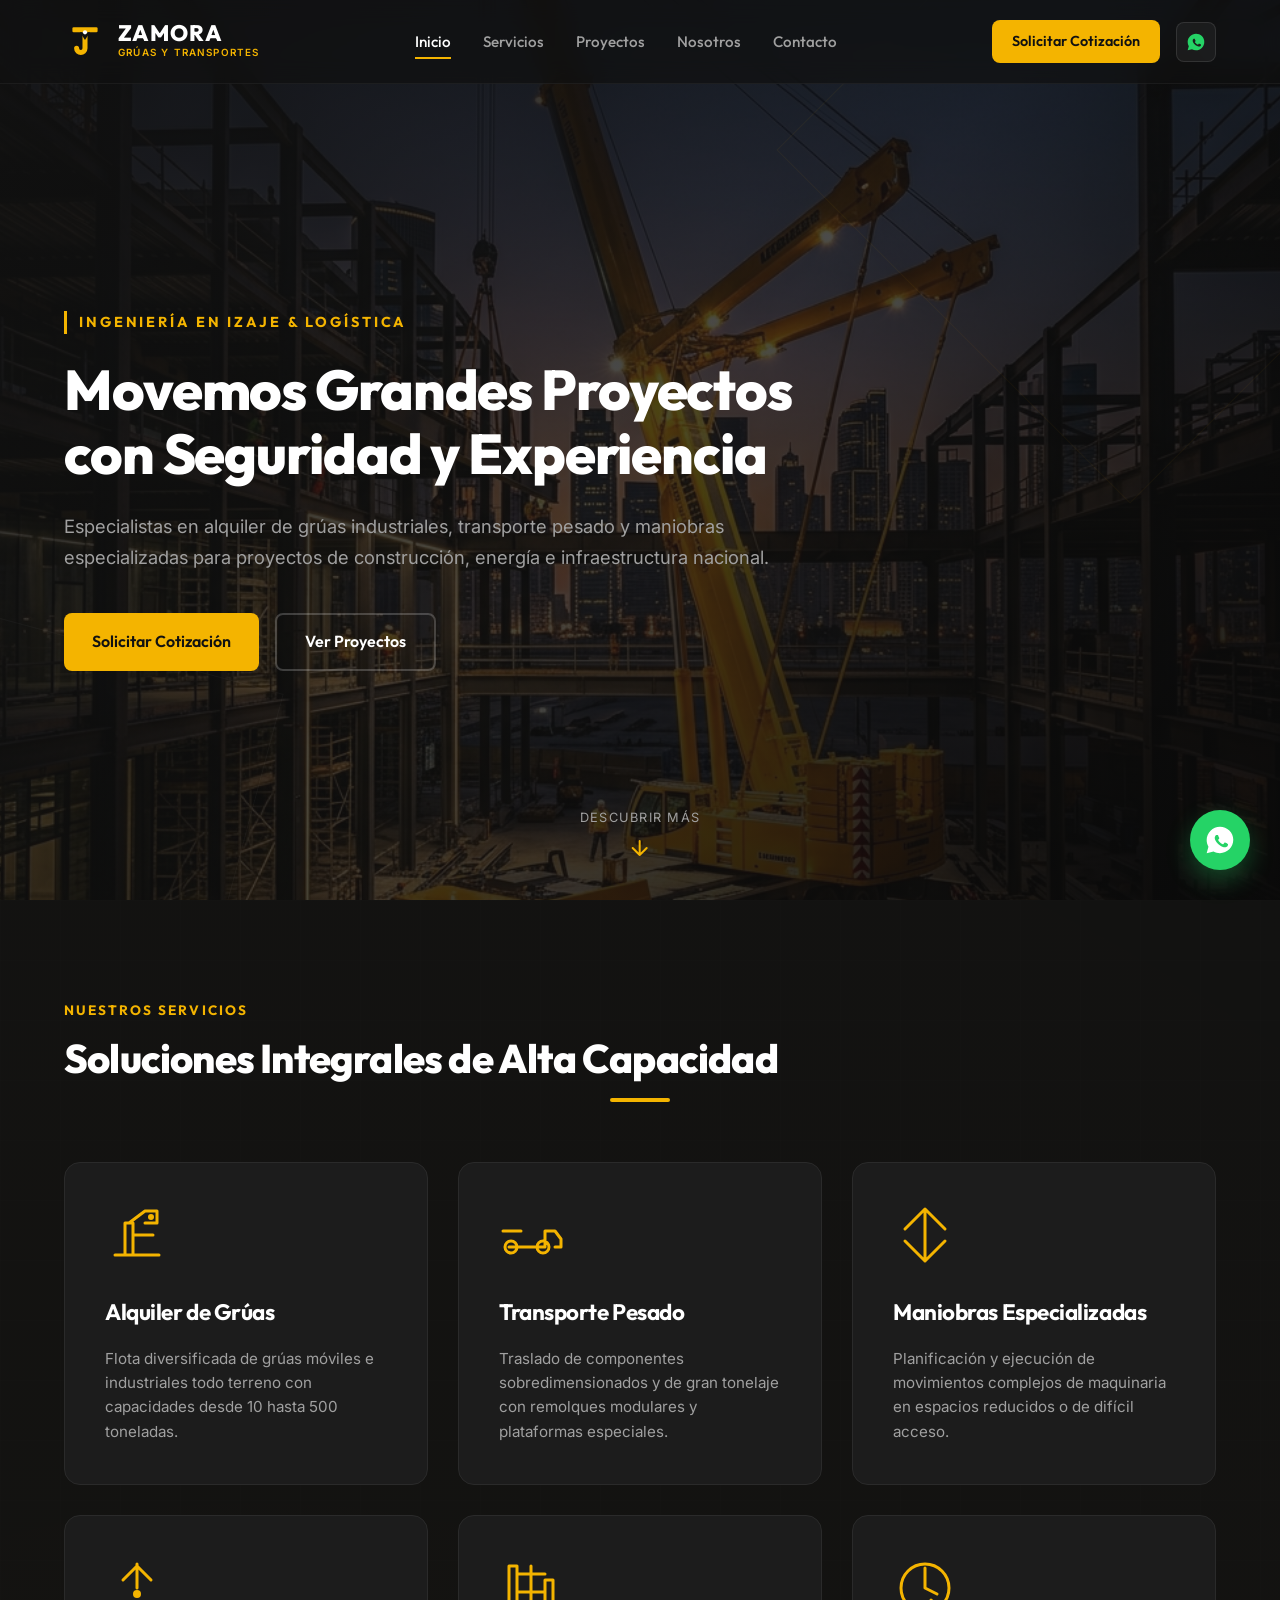
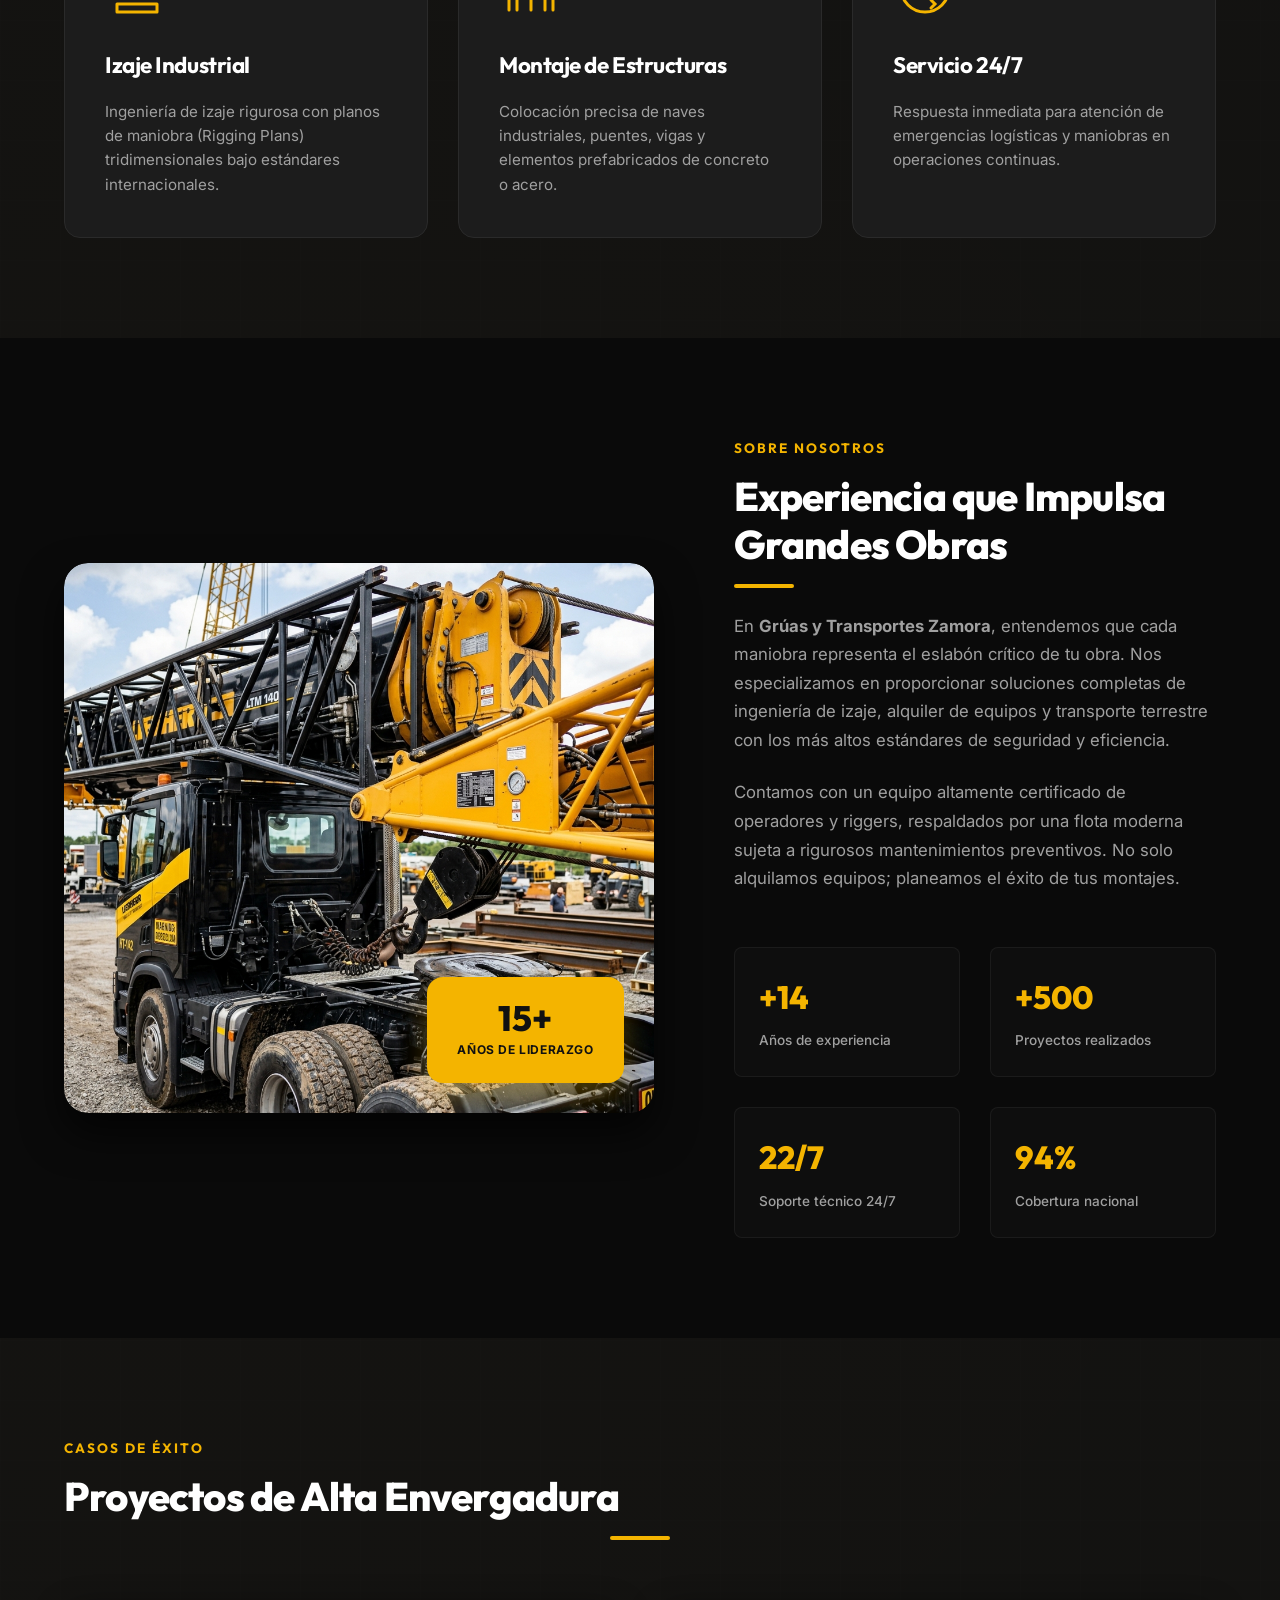
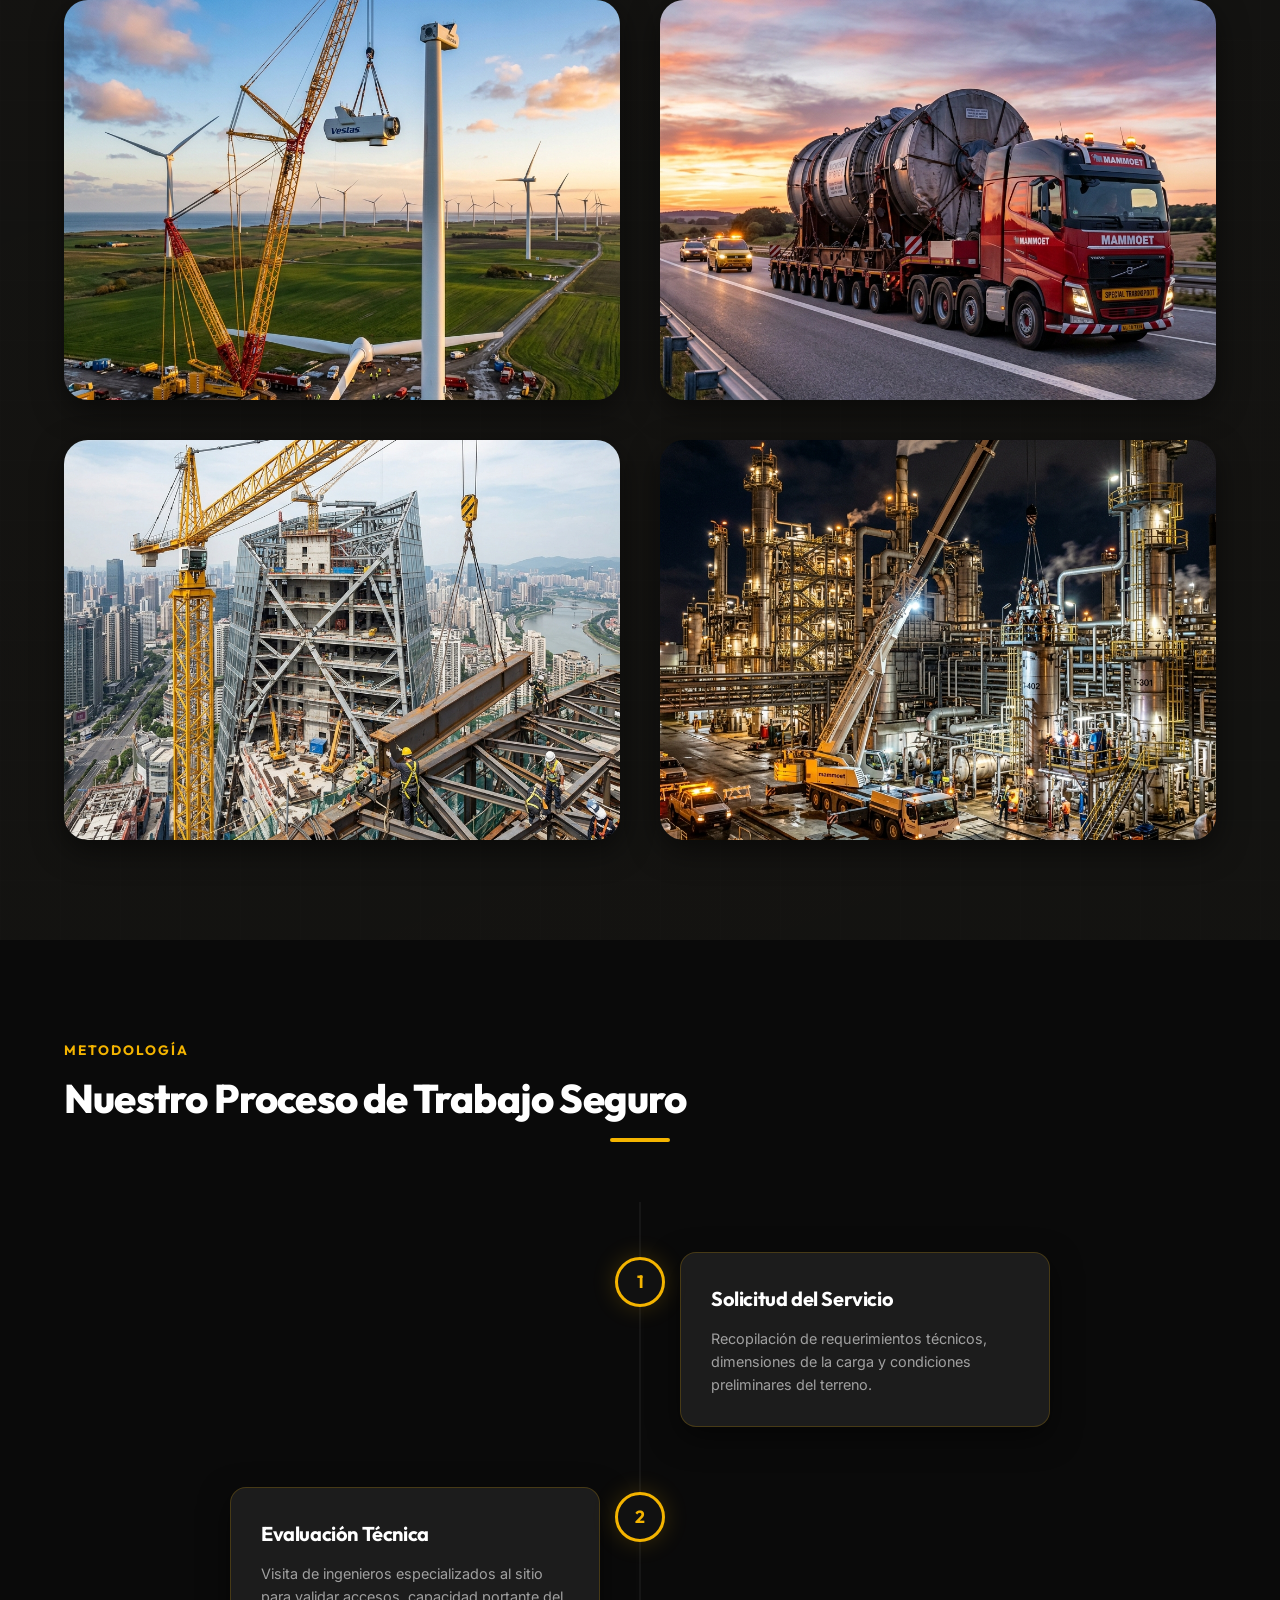
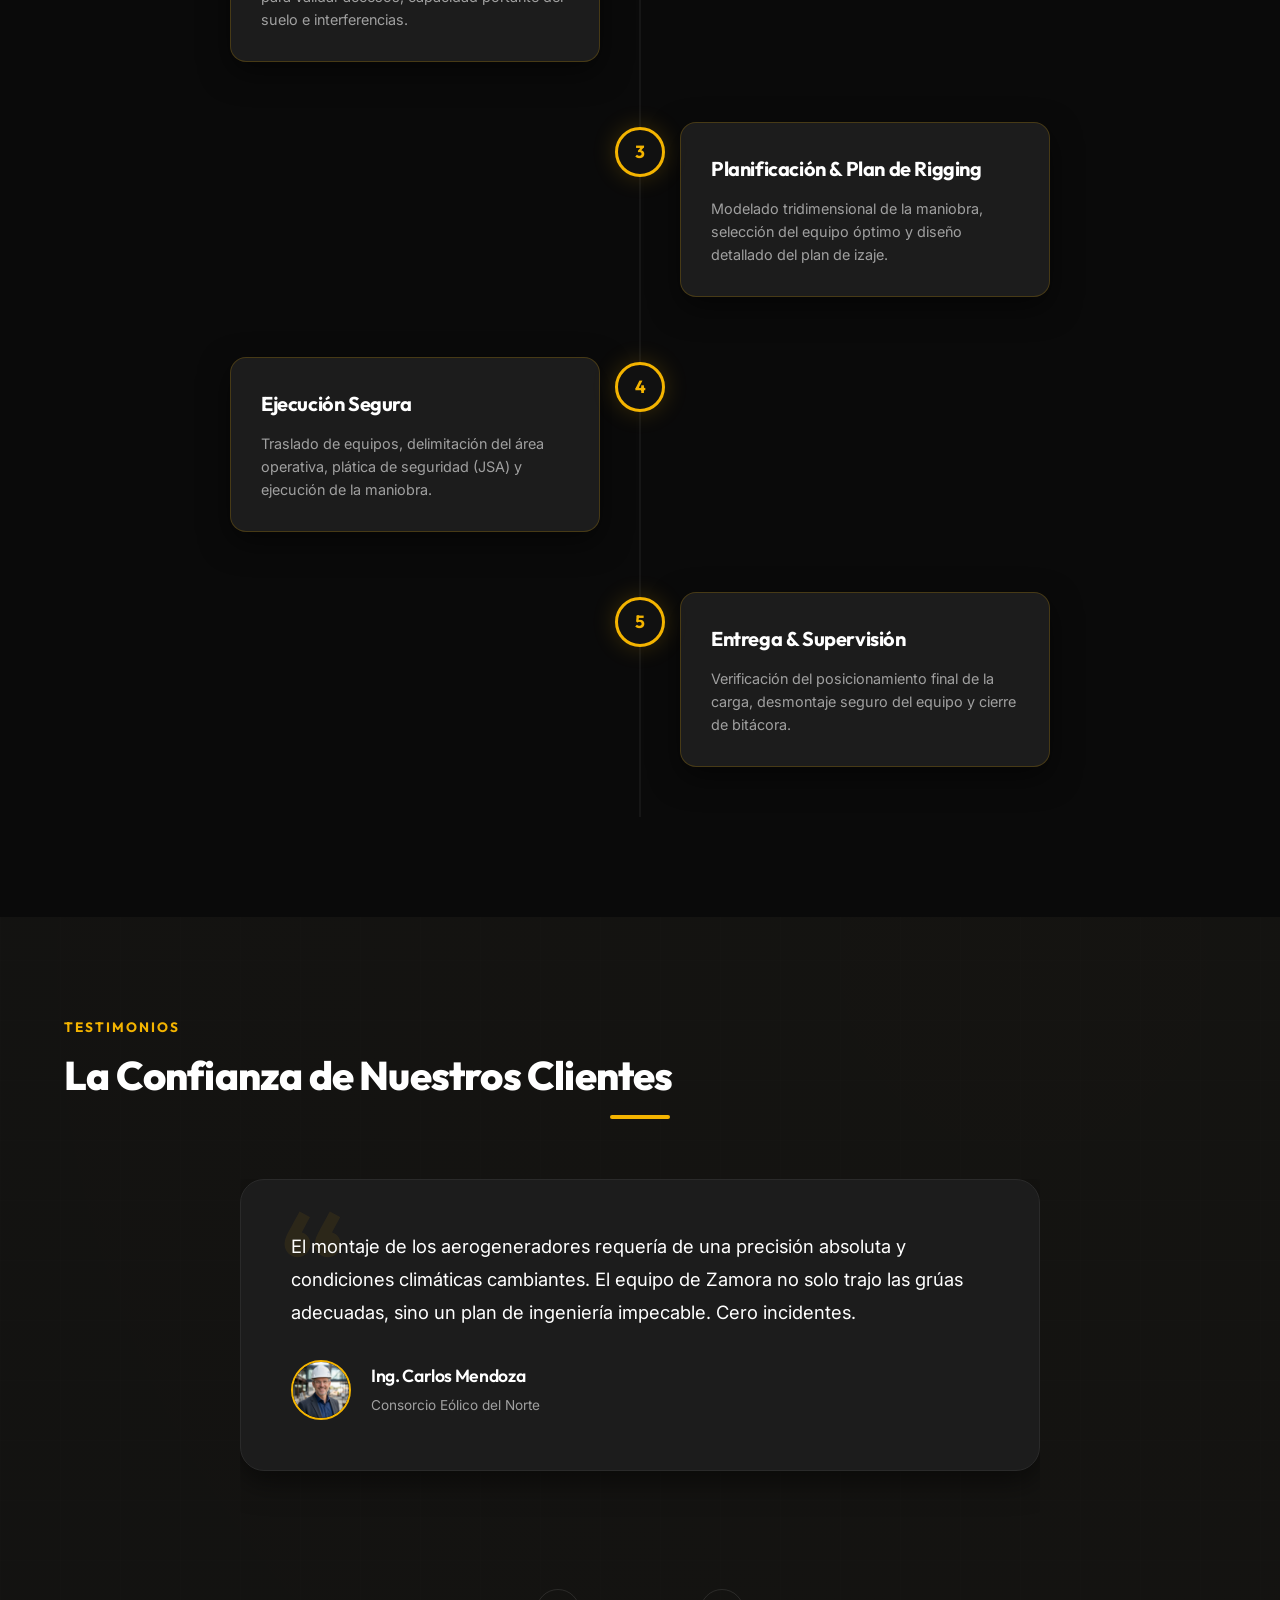
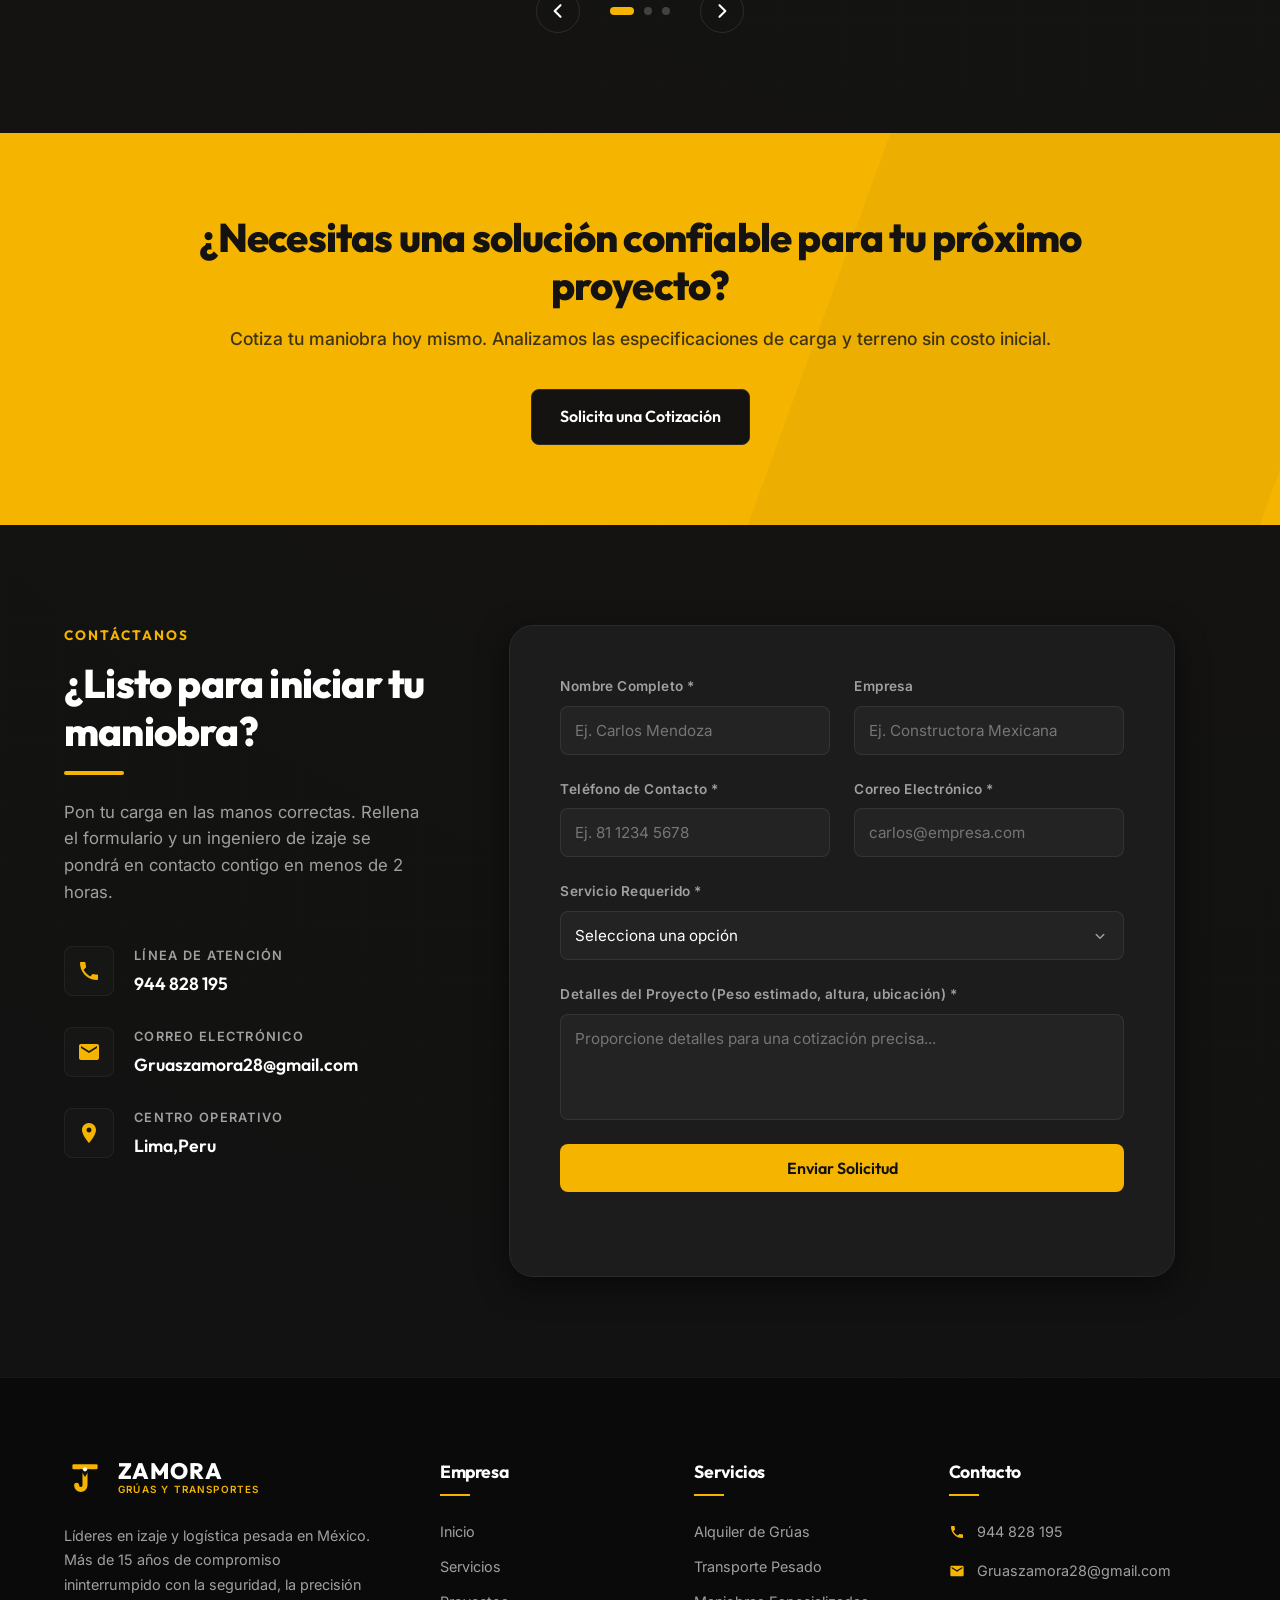
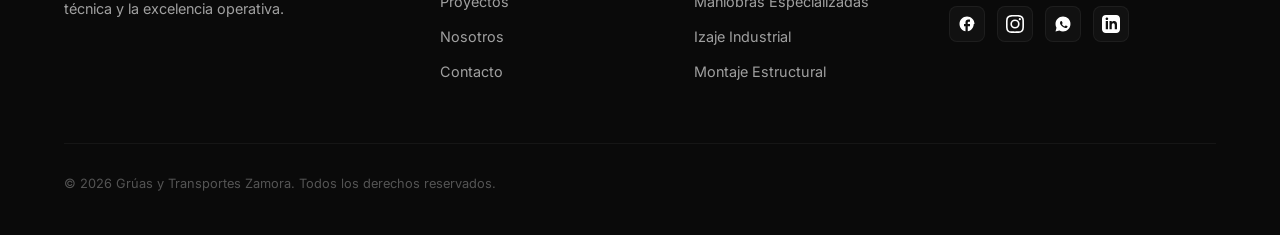
<file: index.html>
<!DOCTYPE html>
<html lang="es">

<head>
    <meta charset="UTF-8">
    <meta name="viewport" content="width=device-width, initial-scale=1.0">
    <title>Grúas y Transportes Zamora | Alquiler de Grúas y Maniobras Especializadas</title>
    <meta name="description"
        content="Especialistas en alquiler de grúas industriales, transporte pesado y maniobras de alta precisión. Más de 15 años de experiencia moviendo grandes proyectos con máxima seguridad.">
    <!-- Google Fonts -->
    <link rel="preconnect" href="https://fonts.googleapis.com">
    <link rel="preconnect" href="https://fonts.gstatic.com" crossorigin>
    <link
        href="https://fonts.googleapis.com/css2?family=Inter:wght@300;400;500;600;700&family=Outfit:wght@400;500;600;700;800&display=swap"
        rel="stylesheet">
    <!-- Stylesheet -->
    <link rel="stylesheet" href="styles.css">
</head>

<body>

    <!-- Header Fijo -->
    <header class="main-header" id="mainHeader">
        <div class="header-container">
            <a href="#inicio" class="logo">
                <svg class="logo-icon" viewBox="0 0 100 100" xmlns="http://www.w3.org/2000/svg">
                    <rect x="20" y="15" width="60" height="12" fill="#F4B400" rx="3" />
                    <path d="M50 27 L50 65 C50 78, 30 78, 30 65" stroke="#F4B400" stroke-width="12"
                        stroke-linecap="round" stroke-linejoin="round" fill="none" />
                    <polygon points="38,27 62,27 50,45" fill="#111111" />
                    <circle cx="50" cy="27" r="5" fill="#FFFFFF" />
                </svg>
                <div class="logo-text">
                    <span class="logo-title">ZAMORA</span>
                    <span class="logo-subtitle">GRÚAS Y TRANSPORTES</span>
                </div>
            </a>

            <button class="nav-toggle" id="navToggle" aria-label="Abrir menú de navegación">
                <span class="hamburger"></span>
            </button>

            <nav class="nav-menu" id="navMenu">
                <ul>
                    <li><a href="#inicio" class="nav-link active">Inicio</a></li>
                    <li><a href="#servicios" class="nav-link">Servicios</a></li>
                    <li><a href="#proyectos" class="nav-link">Proyectos</a></li>
                    <li><a href="#nosotros" class="nav-link">Nosotros</a></li>
                    <li><a href="#contacto" class="nav-link">Contacto</a></li>
                </ul>
            </nav>

            <div class="header-actions">
                <a href="#contacto" class="btn btn-primary btn-sm">Solicitar Cotización</a>
                <a href="https://wa.me/51944828195" target="_blank" rel="noopener" class="btn-whatsapp-header"
                    title="Escríbenos por WhatsApp">
                    <svg viewBox="0 0 24 24" xmlns="http://www.w3.org/2000/svg">
                        <path
                            d="M12.004 2C6.51 2 2.014 6.5 2 12c.004 1.76.46 3.48 1.33 5L2 22l5.14-1.35c1.47.8 3.12 1.23 4.81 1.23h.005c5.5 0 9.99-4.5 10-10 .004-2.66-1.03-5.17-2.93-7.07C17.13 3.03 14.63 2.01 12.004 2zm5.88 14.15c-.24.68-1.22 1.25-1.7 1.31-.43.06-.97.11-2.91-.65-2.48-.97-4.08-3.5-4.2-3.67-.12-.17-1.02-1.36-1.02-2.59 0-1.23.64-1.83.87-2.08.23-.25.5-.31.67-.31.17 0 .34.01.49.01.15 0 .35-.06.55.43.2.49.69 1.68.75 1.8.06.12.1.27.02.44-.08.17-.12.27-.24.41-.12.14-.26.31-.37.42-.12.12-.25.26-.11.51.14.25.64 1.05 1.37 1.7.94.84 1.73 1.1 1.98 1.22.25.12.39.1.53-.06.14-.17.61-.71.77-.96.16-.25.32-.21.54-.13.22.08 1.4.66 1.64.78.24.12.4.18.46.28.06.11.06.63-.18 1.31z" />
                    </svg>
                </a>
            </div>
        </div>
    </header>

    <!-- Hero Section -->
    <section id="inicio" class="hero-section">
        <div class="hero-bg" style="background-image: url('assets/hero_crane.png');"></div>
        <div class="hero-overlay"></div>

        <!-- Elementos decorativos sutiles -->
        <div class="hero-geometric-1"></div>
        <div class="hero-geometric-2"></div>

        <div class="hero-container">
            <div class="hero-content">
                <span class="hero-tag animate-item">INGENIERÍA EN IZAJE & LOGÍSTICA</span>
                <h1 class="hero-title animate-item">Movemos Grandes Proyectos con Seguridad y Experiencia</h1>
                <p class="hero-subtitle animate-item">Especialistas en alquiler de grúas industriales, transporte pesado
                    y maniobras especializadas para proyectos de construcción, energía e infraestructura nacional.</p>
                <div class="hero-buttons animate-item">
                    <a href="#contacto" class="btn btn-primary">Solicitar Cotización</a>
                    <a href="#proyectos" class="btn btn-outline">Ver Proyectos</a>
                </div>
            </div>
        </div>

        <a href="#servicios" class="scroll-down" aria-label="Ir a servicios">
            <span class="scroll-text">Descubrir más</span>
            <svg class="scroll-arrow" viewBox="0 0 24 24" fill="none" xmlns="http://www.w3.org/2000/svg">
                <path d="M12 5V19M12 19L19 12M12 19L5 12" stroke="#F4B400" stroke-width="2" stroke-linecap="round"
                    stroke-linejoin="round" />
            </svg>
        </a>
    </section>

    <!-- Servicios Section -->
    <section id="servicios" class="services-section section-padding reveal">
        <div class="container">
            <div class="section-header text-center">
                <span class="section-subtitle">NUESTROS SERVICIOS</span>
                <h2 class="section-title">Soluciones Integrales de Alta Capacidad</h2>
                <div class="accent-line"></div>
            </div>

            <div class="services-grid">
                <!-- Tarjeta 1 -->
                <div class="service-card reveal-child">
                    <div class="service-icon">
                        <!-- Icono Alquiler de Grúas -->
                        <svg viewBox="0 0 64 64" xmlns="http://www.w3.org/2000/svg">
                            <path d="M10 52h44M20 52V20h8v32M24 20l16-12h12v12H40M28 32h20" stroke="#F4B400"
                                stroke-width="3" stroke-linecap="round" stroke-linejoin="round" fill="none" />
                            <circle cx="46" cy="14" r="3" fill="#F4B400" />
                        </svg>
                    </div>
                    <h3 class="service-title">Alquiler de Grúas</h3>
                    <p class="service-desc">Flota diversificada de grúas móviles e industriales todo terreno con
                        capacidades desde 10 hasta 500 toneladas.</p>
                    <div class="service-hover-line"></div>
                </div>

                <!-- Tarjeta 2 -->
                <div class="service-card reveal-child">
                    <div class="service-icon">
                        <!-- Icono Transporte Pesado -->
                        <svg viewBox="0 0 64 64" xmlns="http://www.w3.org/2000/svg">
                            <path
                                d="M10 44h36v-16h10l6 8v8h-6M18 44a6 6 0 1 1-12 0 6 6 0 0 1 12 0zm32 0a6 6 0 1 1-12 0 6 6 0 0 1 12 0z"
                                stroke="#F4B400" stroke-width="3" stroke-linecap="round" stroke-linejoin="round"
                                fill="none" />
                            <path d="M4 28h18" stroke="#F4B400" stroke-width="3" stroke-linecap="round" />
                        </svg>
                    </div>
                    <h3 class="service-title">Transporte Pesado</h3>
                    <p class="service-desc">Traslado de componentes sobredimensionados y de gran tonelaje con remolques
                        modulares y plataformas especiales.</p>
                    <div class="service-hover-line"></div>
                </div>

                <!-- Tarjeta 3 -->
                <div class="service-card reveal-child">
                    <div class="service-icon">
                        <!-- Icono Maniobras Especializadas -->
                        <svg viewBox="0 0 64 64" xmlns="http://www.w3.org/2000/svg">
                            <path d="M32 6v52M12 26l20-20 20 20M12 38l20 20 20-20" stroke="#F4B400" stroke-width="3"
                                stroke-linecap="round" stroke-linejoin="round" fill="none" />
                        </svg>
                    </div>
                    <h3 class="service-title">Maniobras Especializadas</h3>
                    <p class="service-desc">Planificación y ejecución de movimientos complejos de maquinaria en espacios
                        reducidos o de difícil acceso.</p>
                    <div class="service-hover-line"></div>
                </div>

                <!-- Tarjeta 4 -->
                <div class="service-card reveal-child">
                    <div class="service-icon">
                        <!-- Icono Izaje Industrial -->
                        <svg viewBox="0 0 64 64" xmlns="http://www.w3.org/2000/svg">
                            <path d="M32 8v24M18 24l14-14 14 14M12 48h40v8H12z" stroke="#F4B400" stroke-width="3"
                                stroke-linecap="round" stroke-linejoin="round" fill="none" />
                            <circle cx="32" cy="38" r="4" fill="#F4B400" />
                        </svg>
                    </div>
                    <h3 class="service-title">Izaje Industrial</h3>
                    <p class="service-desc">Ingeniería de izaje rigurosa con planos de maniobra (Rigging Plans)
                        tridimensionales bajo estándares internacionales.</p>
                    <div class="service-hover-line"></div>
                </div>

                <!-- Tarjeta 5 -->
                <div class="service-card reveal-child">
                    <div class="service-icon">
                        <!-- Icono Montaje de Estructuras -->
                        <svg viewBox="0 0 64 64" xmlns="http://www.w3.org/2000/svg">
                            <path d="M10 54V10h8v44M46 54V24h8v30M18 18h28M18 36h28M32 10v44" stroke="#F4B400"
                                stroke-width="3" stroke-linecap="round" stroke-linejoin="round" fill="none" />
                        </svg>
                    </div>
                    <h3 class="service-title">Montaje de Estructuras</h3>
                    <p class="service-desc">Colocación precisa de naves industriales, puentes, vigas y elementos
                        prefabricados de concreto o acero.</p>
                    <div class="service-hover-line"></div>
                </div>

                <!-- Tarjeta 6 -->
                <div class="service-card reveal-child">
                    <div class="service-icon">
                        <!-- Icono Servicio 24/7 -->
                        <svg viewBox="0 0 64 64" xmlns="http://www.w3.org/2000/svg">
                            <circle cx="32" cy="32" r="24" stroke="#F4B400" stroke-width="3" fill="none" />
                            <path d="M32 12v20l12 6" stroke="#F4B400" stroke-width="3" stroke-linecap="round"
                                stroke-linejoin="round" fill="none" />
                            <path d="M38 52l4-4-4-4" stroke="#F4B400" stroke-width="3" stroke-linecap="round"
                                fill="none" />
                        </svg>
                    </div>
                    <h3 class="service-title">Servicio 24/7</h3>
                    <p class="service-desc">Respuesta inmediata para atención de emergencias logísticas y maniobras en
                        operaciones continuas.</p>
                    <div class="service-hover-line"></div>
                </div>
            </div>
        </div>
    </section>

    <!-- Sobre Nosotros Section -->
    <section id="nosotros" class="about-section section-padding bg-darker reveal">
        <div class="container">
            <div class="about-grid">
                <!-- Columna Izquierda: Imagen -->
                <div class="about-image-wrapper reveal-child">
                    <img src="assets/about_machinery.png" alt="Maquinaria pesada Grúas Zamora" class="about-img">
                    <div class="about-experience-badge">
                        <span class="badge-number">15+</span>
                        <span class="badge-text">Años de Liderazgo</span>
                    </div>
                </div>

                <!-- Columna Derecha: Contenido -->
                <div class="about-content reveal-child">
                    <span class="section-subtitle">SOBRE NOSOTROS</span>
                    <h2 class="section-title text-left">Experiencia que Impulsa Grandes Obras</h2>
                    <div class="accent-line text-left"></div>
                    <p class="about-text">En <strong>Grúas y Transportes Zamora</strong>, entendemos que cada maniobra
                        representa el eslabón crítico de tu obra. Nos especializamos en proporcionar soluciones
                        completas de ingeniería de izaje, alquiler de equipos y transporte terrestre con los más altos
                        estándares de seguridad y eficiencia.</p>
                    <p class="about-text">Contamos con un equipo altamente certificado de operadores y riggers,
                        respaldados por una flota moderna sujeta a rigurosos mantenimientos preventivos. No solo
                        alquilamos equipos; planeamos el éxito de tus montajes.</p>

                    <!-- Estadísticas -->
                    <div class="stats-grid" id="statsGrid">
                        <div class="stat-card">
                            <span class="stat-number" data-target="15">+0</span>
                            <span class="stat-label">Años de experiencia</span>
                        </div>
                        <div class="stat-card">
                            <span class="stat-number" data-target="500">+0</span>
                            <span class="stat-label">Proyectos realizados</span>
                        </div>
                        <div class="stat-card">
                            <span class="stat-number" data-target="24">0/7</span>
                            <span class="stat-label">Soporte técnico 24/7</span>
                        </div>
                        <div class="stat-card">
                            <span class="stat-number" data-target="100">0%</span>
                            <span class="stat-label">Cobertura nacional</span>
                        </div>
                    </div>
                </div>
            </div>
        </div>
    </section>

    <!-- Proyectos Destacados Section -->
    <section id="proyectos" class="projects-section section-padding reveal">
        <div class="container">
            <div class="section-header text-center">
                <span class="section-subtitle">CASOS DE ÉXITO</span>
                <h2 class="section-title">Proyectos de Alta Envergadura</h2>
                <div class="accent-line"></div>
            </div>

            <div class="projects-grid">
                <!-- Proyecto 1 -->
                <a href="proyecto1.html" class="project-card reveal-child">
                    <div class="project-image-container">
                        <img src="assets/project_wind.png" alt="Parque Eólico Viento Norte" class="project-img">
                        <div class="project-overlay">
                            <div class="project-info">
                                <span class="project-tag">Energía Eólica</span>
                                <h3 class="project-card-title">Parque Eólico Viento Norte</h3>
                                <p class="project-card-desc">Montaje de 12 aerogeneradores de 120 metros utilizando grúa
                                    sobre orugas de 500 toneladas.</p>
                                <span class="project-btn">Ver Proyecto</span>
                            </div>
                        </div>
                    </div>
                </a>

                <!-- Proyecto 2 -->
                <a href="proyecto2.html" class="project-card reveal-child">
                    <div class="project-image-container">
                        <img src="assets/project_transport.png" alt="Transporte de Reactor Industrial"
                            class="project-img">
                        <div class="project-overlay">
                            <div class="project-info">
                                <span class="project-tag">Logística Pesada</span>
                                <h3 class="project-card-title">Transporte Reactor Industrial</h3>
                                <p class="project-card-desc">Traslado terrestre de reactor de 350 toneladas mediante
                                    líneas modulares hidráulicas autopropulsadas.</p>
                                <span class="project-btn">Ver Proyecto</span>
                            </div>
                        </div>
                    </div>
                </a>

                <!-- Proyecto 3 -->
                <a href="proyecto3.html" class="project-card reveal-child">
                    <div class="project-image-container">
                        <img src="assets/project_lifting.png" alt="Izaje Estructura Torre Corporativa"
                            class="project-img">
                        <div class="project-overlay">
                            <div class="project-info">
                                <span class="project-tag">Infraestructura</span>
                                <h3 class="project-card-title">Izaje Torre Metropolitana</h3>
                                <p class="project-card-desc">Montaje de la corona de acero y antena de
                                    telecomunicaciones en rascacielos a 150 metros de altura.</p>
                                <span class="project-btn">Ver Proyecto</span>
                            </div>
                        </div>
                    </div>
                </a>

                <!-- Proyecto 4 -->
                <a href="proyecto4.html" class="project-card reveal-child">
                    <div class="project-image-container">
                        <img src="assets/project_refinery.png" alt="Mantenimiento Refinería Olmeca" class="project-img">
                        <div class="project-overlay">
                            <div class="project-info">
                                <span class="project-tag">Industria Química</span>
                                <h3 class="project-card-title">Maniobra Refinería Olmeca</h3>
                                <p class="project-card-desc">Sustitución de tambores de coquización en espacios ultra
                                    confinados durante paro programado.</p>
                                <span class="project-btn">Ver Proyecto</span>
                            </div>
                        </div>
                    </div>
                </a>
            </div>
        </div>
    </section>

    <!-- Proceso de Trabajo Section -->
    <section class="process-section section-padding bg-darker reveal">
        <div class="container">
            <div class="section-header text-center">
                <span class="section-subtitle">METODOLOGÍA</span>
                <h2 class="section-title">Nuestro Proceso de Trabajo Seguro</h2>
                <div class="accent-line"></div>
            </div>

            <div class="process-timeline">
                <div class="timeline-line"></div>

                <!-- Paso 1 -->
                <div class="timeline-item reveal-child">
                    <div class="timeline-icon">
                        <span>1</span>
                    </div>
                    <div class="timeline-content">
                        <h3 class="timeline-title">Solicitud del Servicio</h3>
                        <p class="timeline-desc">Recopilación de requerimientos técnicos, dimensiones de la carga y
                            condiciones preliminares del terreno.</p>
                    </div>
                </div>

                <!-- Paso 2 -->
                <div class="timeline-item reveal-child">
                    <div class="timeline-icon">
                        <span>2</span>
                    </div>
                    <div class="timeline-content">
                        <h3 class="timeline-title">Evaluación Técnica</h3>
                        <p class="timeline-desc">Visita de ingenieros especializados al sitio para validar accesos,
                            capacidad portante del suelo e interferencias.</p>
                    </div>
                </div>

                <!-- Paso 3 -->
                <div class="timeline-item reveal-child">
                    <div class="timeline-icon">
                        <span>3</span>
                    </div>
                    <div class="timeline-content">
                        <h3 class="timeline-title">Planificación & Plan de Rigging</h3>
                        <p class="timeline-desc">Modelado tridimensional de la maniobra, selección del equipo óptimo y
                            diseño detallado del plan de izaje.</p>
                    </div>
                </div>

                <!-- Paso 4 -->
                <div class="timeline-item reveal-child">
                    <div class="timeline-icon">
                        <span>4</span>
                    </div>
                    <div class="timeline-content">
                        <h3 class="timeline-title">Ejecución Segura</h3>
                        <p class="timeline-desc">Traslado de equipos, delimitación del área operativa, plática de
                            seguridad (JSA) y ejecución de la maniobra.</p>
                    </div>
                </div>

                <!-- Paso 5 -->
                <div class="timeline-item reveal-child">
                    <div class="timeline-icon">
                        <span>5</span>
                    </div>
                    <div class="timeline-content">
                        <h3 class="timeline-title">Entrega & Supervisión</h3>
                        <p class="timeline-desc">Verificación del posicionamiento final de la carga, desmontaje seguro
                            del equipo y cierre de bitácora.</p>
                    </div>
                </div>
            </div>
        </div>
    </section>

    <!-- Testimonios Section -->
    <section class="testimonials-section section-padding reveal">
        <div class="container">
            <div class="section-header text-center">
                <span class="section-subtitle">TESTIMONIOS</span>
                <h2 class="section-title">La Confianza de Nuestros Clientes</h2>
                <div class="accent-line"></div>
            </div>

            <div class="testimonials-carousel-wrapper">
                <div class="testimonials-carousel" id="testimonialsCarousel">

                    <!-- Testimonio 1 -->
                    <div class="testimonial-slide active">
                        <div class="testimonial-card">
                            <div class="testimonial-quote">“</div>
                            <p class="testimonial-text">El montaje de los aerogeneradores requería de una precisión
                                absoluta y condiciones climáticas cambiantes. El equipo de Zamora no solo trajo las
                                grúas adecuadas, sino un plan de ingeniería impecable. Cero incidentes.</p>
                            <div class="testimonial-author">
                                <img src="assets/avatar1.png" alt="Ing. Carlos Mendoza" class="author-img">
                                <div class="author-info">
                                    <h4 class="author-name">Ing. Carlos Mendoza</h4>
                                    <span class="author-company">Consorcio Eólico del Norte</span>
                                </div>
                            </div>
                        </div>
                    </div>

                    <!-- Testimonio 2 -->
                    <div class="testimonial-slide">
                        <div class="testimonial-card">
                            <div class="testimonial-quote">“</div>
                            <p class="testimonial-text">Transportar reactores químicos sobredimensionados por carreteras
                                federales es una pesadilla logística. Con Zamora tuvimos todo el soporte de permisos y
                                coordinación de escoltas. Su puntualidad es extraordinaria.</p>
                            <div class="testimonial-author">
                                <img src="assets/avatar2.png" alt="Lic. Elena Rostova" class="author-img">
                                <div class="author-info">
                                    <h4 class="author-name">Lic. Elena Rostova</h4>
                                    <span class="author-company">Logística Petroquímica </span>
                                </div>
                            </div>
                        </div>
                    </div>

                    <!-- Testimonio 3 -->
                    <div class="testimonial-slide">
                        <div class="testimonial-card">
                            <div class="testimonial-quote">“</div>
                            <p class="testimonial-text">La maniobra de izaje de la corona de la Torre Metropolitana a
                                más de 150 metros requería de grúas confiables y personal experto. Su plan rigging 3D
                                nos dio la seguridad para ejecutar a la primera.</p>
                            <div class="testimonial-author">
                                <img src="assets/avatar3.png" alt="Ing. Javier Ortiz" class="author-img">
                                <div class="author-info">
                                    <h4 class="author-name">Ing. Javier Ortiz</h4>
                                    <span class="author-company">Grupo Constructor Urbano</span>
                                </div>
                            </div>
                        </div>
                    </div>

                </div>

                <!-- Controles -->
                <div class="carousel-controls">
                    <button class="carousel-control-btn prev" id="prevTestimonial" aria-label="Anterior testimonio">
                        <svg viewBox="0 0 24 24" fill="none" xmlns="http://www.w3.org/2000/svg">
                            <path d="M15 19L8 12L15 5" stroke="#FFFFFF" stroke-width="2.5" stroke-linecap="round"
                                stroke-linejoin="round" />
                        </svg>
                    </button>
                    <div class="carousel-dots" id="carouselDots">
                        <span class="dot active" data-slide="0"></span>
                        <span class="dot" data-slide="1"></span>
                        <span class="dot" data-slide="2"></span>
                    </div>
                    <button class="carousel-control-btn next" id="nextTestimonial" aria-label="Siguiente testimonio">
                        <svg viewBox="0 0 24 24" fill="none" xmlns="http://www.w3.org/2000/svg">
                            <path d="M9 5L16 12L9 19" stroke="#FFFFFF" stroke-width="2.5" stroke-linecap="round"
                                stroke-linejoin="round" />
                        </svg>
                    </button>
                </div>
            </div>
        </div>
    </section>

    <!-- CTA Section -->
    <section class="cta-section reveal">
        <div class="cta-container">
            <h2 class="cta-title">¿Necesitas una solución confiable para tu próximo proyecto?</h2>
            <p class="cta-subtitle">Cotiza tu maniobra hoy mismo. Analizamos las especificaciones de carga y terreno sin
                costo inicial.</p>
            <a href="#contacto" class="btn btn-dark">Solicita una Cotización</a>
        </div>
    </section>

    <!-- Contacto & Registro Section -->
    <section id="contacto" class="contact-section section-padding reveal">
        <div class="container">
            <div class="contact-grid">
                <!-- Columna Izquierda: Info de contacto -->
                <div class="contact-info-wrapper reveal-child">
                    <span class="section-subtitle">CONTÁCTANOS</span>
                    <h2 class="section-title text-left">¿Listo para iniciar tu maniobra?</h2>
                    <div class="accent-line text-left"></div>
                    <p class="contact-lead-text">Pon tu carga en las manos correctas. Rellena el formulario y un
                        ingeniero de izaje se pondrá en contacto contigo en menos de 2 horas.</p>

                    <div class="contact-details">
                        <!-- Teléfono -->
                        <div class="contact-detail-item">
                            <div class="contact-detail-icon">
                                <svg viewBox="0 0 24 24" xmlns="http://www.w3.org/2000/svg">
                                    <path
                                        d="M6.62 10.79c1.44 2.83 3.76 5.14 6.59 6.59l2.2-2.2c.27-.27.67-.36 1.02-.24 1.12.37 2.33.57 3.57.57.55 0 1 .45 1 1V20c0 .55-.45 1-1 1-9.39 0-17-7.61-17-17 0-.55.45-1 1-1h3.5c.55 0 1 .45 1 1 0 1.25.2 2.45.57 3.57.11.35.03.74-.25 1.02l-2.2 2.2z"
                                        fill="#F4B400" />
                                </svg>
                            </div>
                            <div class="contact-detail-text">
                                <span class="contact-label">Línea de Atención</span>
                                <a href="tel:+51944828195" class="contact-value">944 828 195</a>
                            </div>
                        </div>

                        <!-- Email -->
                        <div class="contact-detail-item">
                            <div class="contact-detail-icon">
                                <svg viewBox="0 0 24 24" xmlns="http://www.w3.org/2000/svg">
                                    <path
                                        d="M20 4H4c-1.1 0-1.99.9-1.99 2L2 18c0 1.1.9 2 2 2h16c1.1 0 2-.9 2-2V6c0-1.1-.9-2-2-2zm0 4l-8 5-8-5V6l8 5 8-5v2z"
                                        fill="#F4B400" />
                                </svg>
                            </div>
                            <div class="contact-detail-text">
                                <span class="contact-label">Correo Electrónico</span>
                                <a href="mailto:Gruaszamora28@gmail.com"
                                    class="contact-value">Gruaszamora28@gmail.com</a>
                            </div>
                        </div>

                        <!-- Dirección -->
                        <div class="contact-detail-item">
                            <div class="contact-detail-icon">
                                <svg viewBox="0 0 24 24" xmlns="http://www.w3.org/2000/svg">
                                    <path
                                        d="M12 2C8.13 2 5 5.13 5 9c0 5.25 7 13 7 13s7-7.75 7-13c0-3.87-3.13-7-7-7zm0 9.5c-1.38 0-2.5-1.12-2.5-2.5s1.12-2.5 2.5-2.5 2.5 1.12 2.5 2.5-1.12 2.5-2.5 2.5z"
                                        fill="#F4B400" />
                                </svg>
                            </div>
                            <div class="contact-detail-text">
                                <span class="contact-label">Centro Operativo</span>
                                <span class="contact-value">Lima,Peru</span>
                            </div>
                        </div>
                    </div>
                </div>

                <!-- Columna Derecha: Formulario -->
                <div class="contact-form-wrapper reveal-child">
                    <form class="contact-form" id="contactForm">
                        <div class="form-row">
                            <div class="form-group">
                                <label for="formNombre">Nombre Completo *</label>
                                <input type="text" id="formNombre" required placeholder="Ej. Carlos Mendoza">
                            </div>
                            <div class="form-group">
                                <label for="formEmpresa">Empresa</label>
                                <input type="text" id="formEmpresa" placeholder="Ej. Constructora Mexicana">
                            </div>
                        </div>

                        <div class="form-row">
                            <div class="form-group">
                                <label for="formTelefono">Teléfono de Contacto *</label>
                                <input type="tel" id="formTelefono" required placeholder="Ej. 81 1234 5678">
                            </div>
                            <div class="form-group">
                                <label for="formEmail">Correo Electrónico *</label>
                                <input type="email" id="formEmail" required placeholder="carlos@empresa.com">
                            </div>
                        </div>

                        <div class="form-group">
                            <label for="formServicio">Servicio Requerido *</label>
                            <select id="formServicio" required>
                                <option value="" disabled selected>Selecciona una opción</option>
                                <option value="alquiler">Alquiler de Grúas Móviles</option>
                                <option value="transporte">Transporte Pesado Sobredimensionado</option>
                                <option value="maniobras">Maniobras Especializadas e Izajes</option>
                                <option value="estructuras">Montaje Estructural</option>
                                <option value="otro">Otro / Asesoría Técnica</option>
                            </select>
                        </div>

                        <div class="form-group">
                            <label for="formMensaje">Detalles del Proyecto (Peso estimado, altura, ubicación) *</label>
                            <textarea id="formMensaje" rows="4" required
                                placeholder="Proporcione detalles para una cotización precisa..."></textarea>
                        </div>

                        <button type="submit" class="btn btn-primary btn-block">Enviar Solicitud</button>

                        <div class="form-status" id="formStatus"></div>
                    </form>
                </div>
            </div>
        </div>
    </section>

    <!-- Footer Premium -->
    <footer class="main-footer">
        <div class="container">
            <div class="footer-grid">
                <!-- Columna 1: Empresa -->
                <div class="footer-col">
                    <a href="#inicio" class="logo footer-logo">
                        <svg class="logo-icon" viewBox="0 0 100 100" xmlns="http://www.w3.org/2000/svg">
                            <rect x="20" y="15" width="60" height="12" fill="#F4B400" rx="3" />
                            <path d="M50 27 L50 65 C50 78, 30 78, 30 65" stroke="#F4B400" stroke-width="12"
                                stroke-linecap="round" stroke-linejoin="round" fill="none" />
                            <polygon points="38,27 62,27 50,45" fill="#111111" />
                            <circle cx="50" cy="27" r="5" fill="#FFFFFF" />
                        </svg>
                        <div class="logo-text">
                            <span class="logo-title">ZAMORA</span>
                            <span class="logo-subtitle">GRÚAS Y TRANSPORTES</span>
                        </div>
                    </a>
                    <p class="footer-about-text">Líderes en izaje y logística pesada en México. Más de 15 años de
                        compromiso ininterrumpido con la seguridad, la precisión técnica y la excelencia operativa.</p>
                </div>

                <!-- Columna 2: Navegación -->
                <div class="footer-col">
                    <h4 class="footer-title">Empresa</h4>
                    <ul class="footer-links">
                        <li><a href="#inicio">Inicio</a></li>
                        <li><a href="#servicios">Servicios</a></li>
                        <li><a href="#proyectos">Proyectos</a></li>
                        <li><a href="#nosotros">Nosotros</a></li>
                        <li><a href="#contacto">Contacto</a></li>
                    </ul>
                </div>

                <!-- Columna 3: Servicios -->
                <div class="footer-col">
                    <h4 class="footer-title">Servicios</h4>
                    <ul class="footer-links">
                        <li><a href="#servicios">Alquiler de Grúas</a></li>
                        <li><a href="#servicios">Transporte Pesado</a></li>
                        <li><a href="#servicios">Maniobras Especializadas</a></li>
                        <li><a href="#servicios">Izaje Industrial</a></li>
                        <li><a href="#servicios">Montaje Estructural</a></li>
                    </ul>
                </div>

                <!-- Columna 4: Contacto & Redes -->
                <div class="footer-col">
                    <h4 class="footer-title">Contacto</h4>
                    <ul class="footer-contact-info">
                        <li>
                            <svg viewBox="0 0 24 24" xmlns="http://www.w3.org/2000/svg" width="16" height="16">
                                <path
                                    d="M6.62 10.79c1.44 2.83 3.76 5.14 6.59 6.59l2.2-2.2c.27-.27.67-.36 1.02-.24 1.12.37 2.33.57 3.57.57.55 0 1 .45 1 1V20c0 .55-.45 1-1 1-9.39 0-17-7.61-17-17 0-.55.45-1 1-1h3.5c.55 0 1 .45 1 1 0 1.25.2 2.45.57 3.57.11.35.03.74-.25 1.02l-2.2 2.2z"
                                    fill="#F4B400" />
                            </svg>
                            <a href="tel:+51944828195">944 828 195</a>
                        </li>
                        <li>
                            <svg viewBox="0 0 24 24" xmlns="http://www.w3.org/2000/svg" width="16" height="16">
                                <path
                                    d="M20 4H4c-1.1 0-1.99.9-1.99 2L2 18c0 1.1.9 2 2 2h16c1.1 0 2-.9 2-2V6c0-1.1-.9-2-2-2zm0 4l-8 5-8-5V6l8 5 8-5v2z"
                                    fill="#F4B400" />
                            </svg>
                            <a href="mailto:Gruaszamora28@gmail.com">Gruaszamora28@gmail.com</a>
                        </li>
                    </ul>

                    <div class="footer-socials">
                        <a href="https://facebook.com" target="_blank" rel="noopener" aria-label="Facebook">
                            <svg viewBox="0 0 24 24" xmlns="http://www.w3.org/2000/svg">
                                <path
                                    d="M22 12c0-5.52-4.48-10-10-10S2 6.48 2 12c0 4.84 3.44 8.87 8 9.8V15H8v-3h2V9.5C10 7.57 11.57 6 13.5 6H16v3h-2c-.55 0-1 .45-1 1v2h3v3h-3v6.8c4.56-.93 8-4.96 8-9.8z"
                                    fill="#FFFFFF" />
                            </svg>
                        </a>
                        <a href="https://instagram.com" target="_blank" rel="noopener" aria-label="Instagram">
                            <svg viewBox="0 0 24 24" xmlns="http://www.w3.org/2000/svg">
                                <path
                                    d="M12 2.163c3.204 0 3.584.012 4.85.07 3.252.148 4.771 1.691 4.919 4.919.058 1.265.069 1.645.069 4.849 0 3.205-.012 3.584-.069 4.849-.149 3.225-1.664 4.771-4.919 4.919-1.266.058-1.644.07-4.85.07-3.204 0-3.584-.012-4.849-.07-3.26-.149-4.771-1.699-4.919-4.92-.058-1.265-.07-1.644-.07-4.849 0-3.204.013-3.583.07-4.849.149-3.227 1.664-4.771 4.919-4.919 1.266-.057 1.645-.069 4.849-.069zM12 0C8.741 0 8.333.014 7.053.072 2.695.272.273 2.69.073 7.051.014 8.333 0 8.741 0 12c0 3.259.014 3.668.072 4.948.2 4.358 2.618 6.78 6.98 6.98 1.281.058 1.689.072 4.948.072 3.259 0 3.668-.014 4.948-.072 4.354-.2 6.782-2.618 6.979-6.98.059-1.28.073-1.689.073-4.948 0-3.259-.014-3.667-.072-4.947-.196-4.354-2.617-6.78-6.979-6.98C15.668.014 15.259 0 12 0zm0 5.838a6.162 6.162 0 1 0 0 12.324 6.162 6.162 0 0 0 0-12.324zM12 16a4 4 0 1 1 0-8 4 4 0 0 1 0 8zm6.406-11.845a1.44 1.44 0 1 0 0 2.881 1.44 1.44 0 0 0 0-2.881z"
                                    fill="#FFFFFF" />
                            </svg>
                        </a>
                        <a href="https://wa.me/51944828195" target="_blank" rel="noopener" aria-label="WhatsApp">
                            <svg viewBox="0 0 24 24" xmlns="http://www.w3.org/2000/svg">
                                <path
                                    d="M12.004 2C6.51 2 2.014 6.5 2 12c.004 1.76.46 3.48 1.33 5L2 22l5.14-1.35c1.47.8 3.12 1.23 4.81 1.23h.005c5.5 0 9.99-4.5 10-10 .004-2.66-1.03-5.17-2.93-7.07C17.13 3.03 14.63 2.01 12.004 2zm5.88 14.15c-.24.68-1.22 1.25-1.7 1.31-.43.06-.97.11-2.91-.65-2.48-.97-4.08-3.5-4.2-3.67-.12-.17-1.02-1.36-1.02-2.59 0-1.23.64-1.83.87-2.08.23-.25.5-.31.67-.31.17 0 .34.01.49.01.15 0 .35-.06.55.43.2.49.69 1.68.75 1.8.06.12.1.27.02.44-.08.17-.12.27-.24.41-.12.14-.26.31-.37.42-.12.12-.25.26-.11.51.14.25.64 1.05 1.37 1.7.94.84 1.73 1.1 1.98 1.22.25.12.39.1.53-.06.14-.17.61-.71.77-.96.16-.25.32-.21.54-.13.22.08 1.4.66 1.64.78.24.12.4.18.46.28.06.11.06.63-.18 1.31z"
                                    fill="#FFFFFF" />
                            </svg>
                        </a>
                        <a href="https://linkedin.com" target="_blank" rel="noopener" aria-label="LinkedIn">
                            <svg viewBox="0 0 24 24" xmlns="http://www.w3.org/2000/svg">
                                <path
                                    d="M19 0h-14c-2.761 0-5 2.239-5 5v14c0 2.761 2.239 5 5 5h14c2.762 0 5-2.239 5-5v-14c0-2.761-2.238-5-5-5zm-11 19h-3v-11h3v11zm-1.5-12.268c-.966 0-1.75-.79-1.75-1.764s.784-1.764 1.75-1.764 1.75.79 1.75 1.764-.783 1.764-1.75 1.764zm13.5 12.268h-3v-5.604c0-3.368-4-3.113-4 0v5.604h-3v-11h3v1.765c1.396-2.586 7-2.777 7 2.476v6.759z"
                                    fill="#FFFFFF" />
                            </svg>
                        </a>
                    </div>
                </div>
            </div>

            <!-- Footer Bottom -->
            <div class="footer-bottom text-center">
                <p>&copy; 2026 Grúas y Transportes Zamora. Todos los derechos reservados.</p>
            </div>
        </div>
    </footer>

    <!-- Botón Flotante de WhatsApp -->
    <a href="https://wa.me/51944828195" target="_blank" rel="noopener" class="whatsapp-floating" id="whatsappFloating"
        aria-label="Hablar por WhatsApp">
        <svg viewBox="0 0 24 24" xmlns="http://www.w3.org/2000/svg">
            <path
                d="M12.004 2C6.51 2 2.014 6.5 2 12c.004 1.76.46 3.48 1.33 5L2 22l5.14-1.35c1.47.8 3.12 1.23 4.81 1.23h.005c5.5 0 9.99-4.5 10-10 .004-2.66-1.03-5.17-2.93-7.07C17.13 3.03 14.63 2.01 12.004 2zm5.88 14.15c-.24.68-1.22 1.25-1.7 1.31-.43.06-.97.11-2.91-.65-2.48-.97-4.08-3.5-4.2-3.67-.12-.17-1.02-1.36-1.02-2.59 0-1.23.64-1.83.87-2.08.23-.25.5-.31.67-.31.17 0 .34.01.49.01.15 0 .35-.06.55.43.2.49.69 1.68.75 1.8.06.12.1.27.02.44-.08.17-.12.27-.24.41-.12.14-.26.31-.37.42-.12.12-.25.26-.11.51.14.25.64 1.05 1.37 1.7.94.84 1.73 1.1 1.98 1.22.25.12.39.1.53-.06.14-.17.61-.71.77-.96.16-.25.32-.21.54-.13.22.08 1.4.66 1.64.78.24.12.4.18.46.28.06.11.06.63-.18 1.31z" />
        </svg>
    </a>

    <!-- Botón Volver Arriba (Back to Top) -->
    <button class="back-to-top" id="backToTop" aria-label="Volver arriba">
        <svg viewBox="0 0 24 24" fill="none" xmlns="http://www.w3.org/2000/svg">
            <path d="M18 15L12 9L6 15" stroke="#111111" stroke-width="3" stroke-linecap="round"
                stroke-linejoin="round" />
        </svg>
    </button>

    <!-- Script -->
    <script src="script.js"></script>
</body>

</html>
</file>
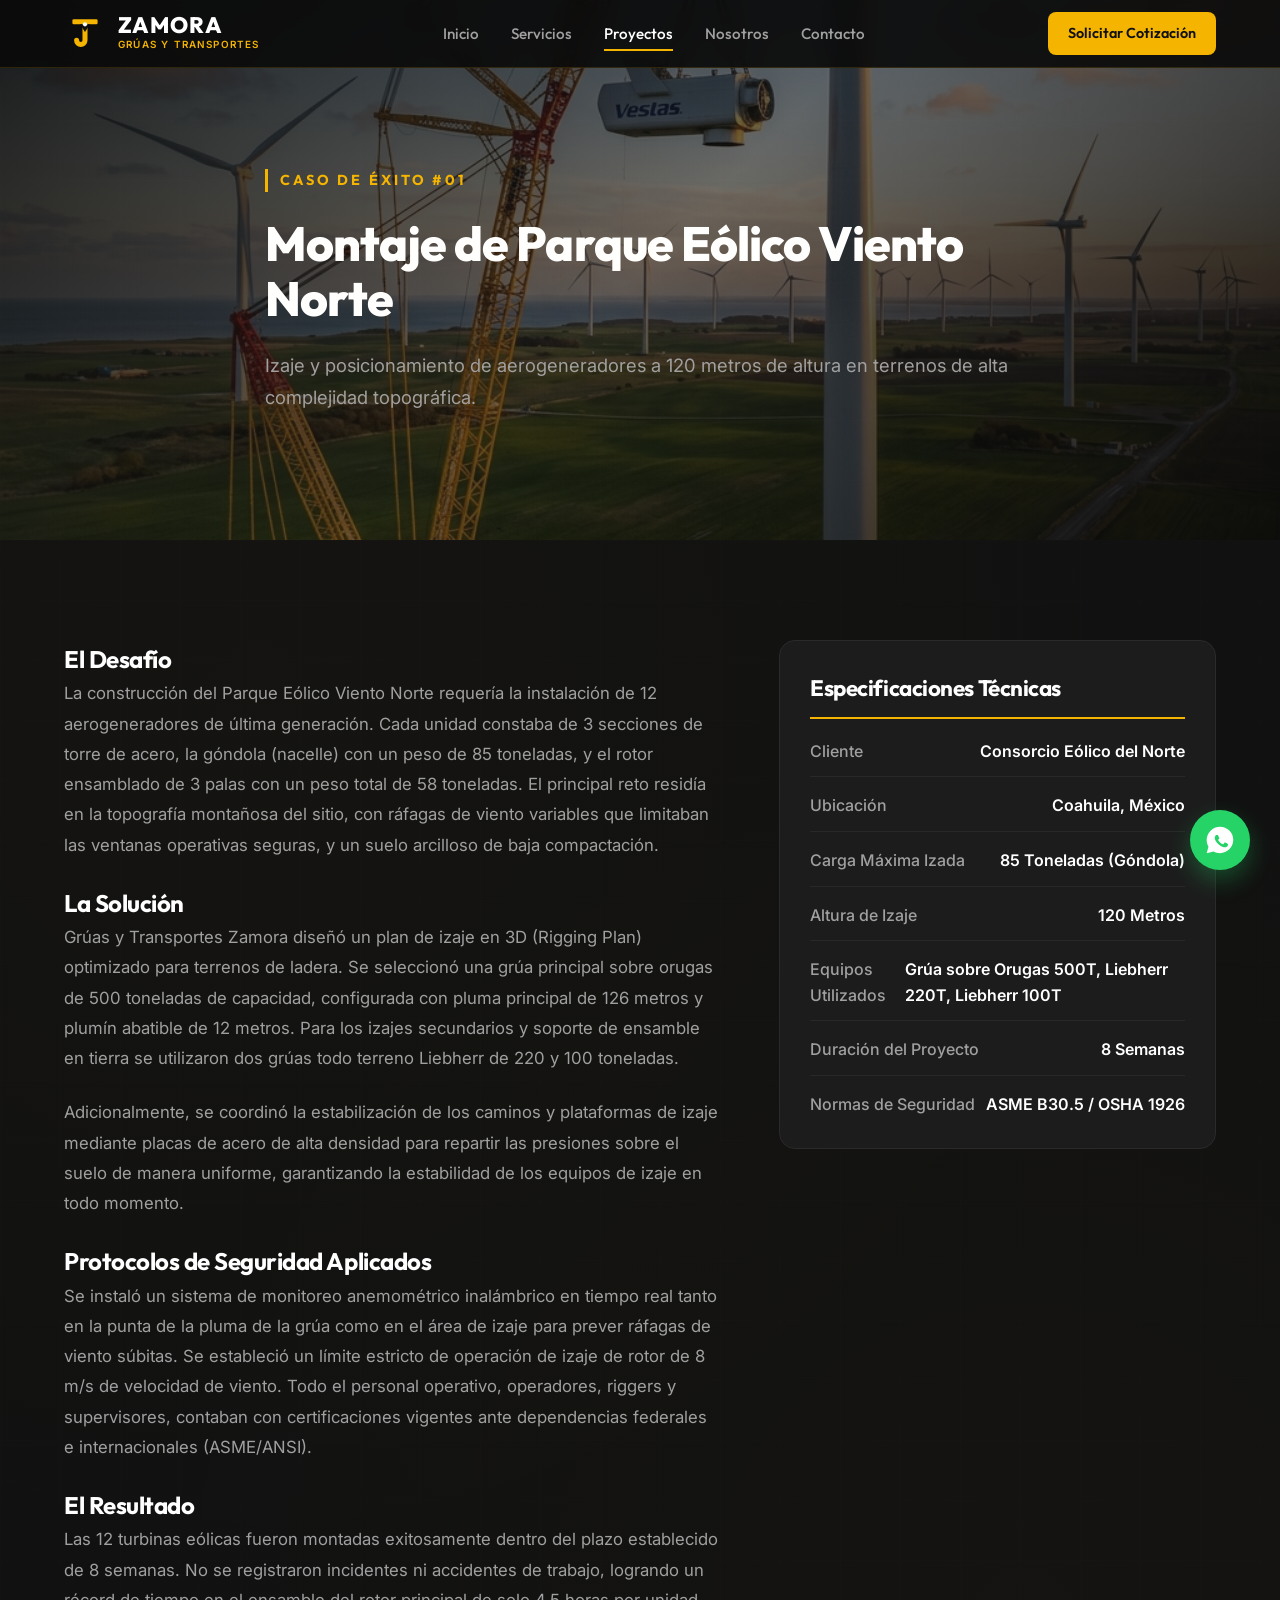
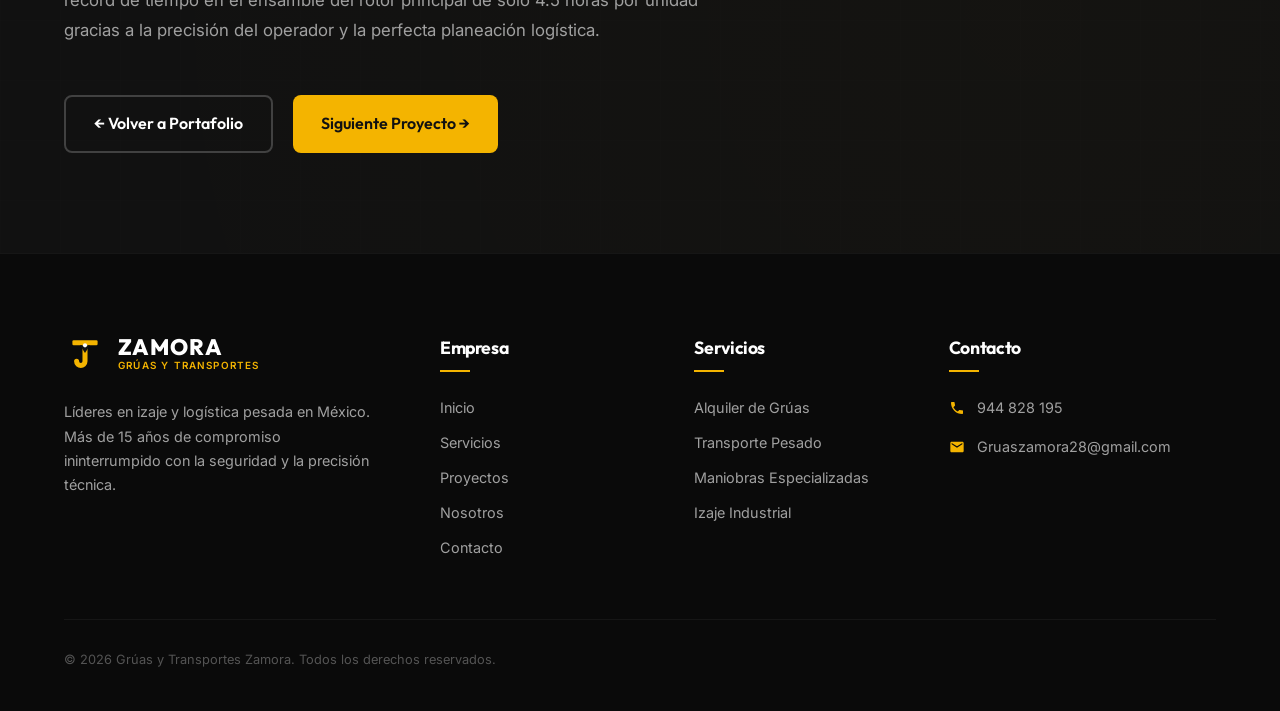
<file: proyecto1.html>
<!DOCTYPE html>
<html lang="es">
<head>
    <meta charset="UTF-8">
    <meta name="viewport" content="width=device-width, initial-scale=1.0">
    <title>Parque Eólico Viento Norte | Grúas y Transportes Zamora</title>
    <meta name="description" content="Detalle de la maniobra de montaje de 12 aerogeneradores utilizando grúas de gran tonelaje en el Parque Eólico Viento Norte.">
    <!-- Google Fonts -->
    <link rel="preconnect" href="https://fonts.googleapis.com">
    <link rel="preconnect" href="https://fonts.gstatic.com" crossorigin>
    <link href="https://fonts.googleapis.com/css2?family=Inter:wght@300;400;500;600;700&family=Outfit:wght@400;500;600;700;800&display=swap" rel="stylesheet">
    <!-- Stylesheet -->
    <link rel="stylesheet" href="styles.css">
</head>
<body>

    <!-- Header Fijo -->
    <header class="main-header scrolled" id="mainHeader">
        <div class="header-container">
            <a href="index.html#inicio" class="logo">
                <svg class="logo-icon" viewBox="0 0 100 100" xmlns="http://www.w3.org/2000/svg">
                    <rect x="20" y="15" width="60" height="12" fill="#F4B400" rx="3" />
                    <path d="M50 27 L50 65 C50 78, 30 78, 30 65" stroke="#F4B400" stroke-width="12" stroke-linecap="round" stroke-linejoin="round" fill="none"/>
                    <polygon points="38,27 62,27 50,45" fill="#111111" />
                    <circle cx="50" cy="27" r="5" fill="#FFFFFF" />
                </svg>
                <div class="logo-text">
                    <span class="logo-title">ZAMORA</span>
                    <span class="logo-subtitle">GRÚAS Y TRANSPORTES</span>
                </div>
            </a>
            
            <nav class="nav-menu" id="navMenu">
                <ul>
                    <li><a href="index.html#inicio" class="nav-link">Inicio</a></li>
                    <li><a href="index.html#servicios" class="nav-link">Servicios</a></li>
                    <li><a href="index.html#proyectos" class="nav-link active">Proyectos</a></li>
                    <li><a href="index.html#nosotros" class="nav-link">Nosotros</a></li>
                    <li><a href="index.html#contacto" class="nav-link">Contacto</a></li>
                </ul>
            </nav>

            <div class="header-actions">
                <a href="index.html#contacto" class="btn btn-primary btn-sm">Solicitar Cotización</a>
            </div>
        </div>
    </header>

    <!-- Project Hero -->
    <section class="project-detail-hero" style="background-image: linear-gradient(135deg, rgba(17, 17, 17, 0.95) 0%, rgba(17, 17, 17, 0.6) 50%, rgba(10, 10, 10, 0.95) 100%), url('assets/project_wind.png');">
        <div class="container">
            <div class="hero-content text-center" style="margin: 0 auto;">
                <span class="hero-tag">CASO DE ÉXITO #01</span>
                <h1 class="hero-title" style="font-size: 3rem;">Montaje de Parque Eólico Viento Norte</h1>
                <p class="hero-subtitle">Izaje y posicionamiento de aerogeneradores a 120 metros de altura en terrenos de alta complejidad topográfica.</p>
            </div>
        </div>
    </section>

    <!-- Project Details Content -->
    <section class="section-padding">
        <div class="container">
            <div class="project-detail-grid">
                
                <!-- Columna Izquierda: Historia y Detalles -->
                <div class="project-content-text">
                    <h2>El Desafío</h2>
                    <p>La construcción del Parque Eólico Viento Norte requería la instalación de 12 aerogeneradores de última generación. Cada unidad constaba de 3 secciones de torre de acero, la góndola (nacelle) con un peso de 85 toneladas, y el rotor ensamblado de 3 palas con un peso total de 58 toneladas. El principal reto residía en la topografía montañosa del sitio, con ráfagas de viento variables que limitaban las ventanas operativas seguras, y un suelo arcilloso de baja compactación.</p>

                    <h2>La Solución</h2>
                    <p>Grúas y Transportes Zamora diseñó un plan de izaje en 3D (Rigging Plan) optimizado para terrenos de ladera. Se seleccionó una grúa principal sobre orugas de 500 toneladas de capacidad, configurada con pluma principal de 126 metros y plumín abatible de 12 metros. Para los izajes secundarios y soporte de ensamble en tierra se utilizaron dos grúas todo terreno Liebherr de 220 y 100 toneladas.</p>
                    <p>Adicionalmente, se coordinó la estabilización de los caminos y plataformas de izaje mediante placas de acero de alta densidad para repartir las presiones sobre el suelo de manera uniforme, garantizando la estabilidad de los equipos de izaje en todo momento.</p>

                    <h2>Protocolos de Seguridad Aplicados</h2>
                    <p>Se instaló un sistema de monitoreo anemométrico inalámbrico en tiempo real tanto en la punta de la pluma de la grúa como en el área de izaje para prever ráfagas de viento súbitas. Se estableció un límite estricto de operación de izaje de rotor de 8 m/s de velocidad de viento. Todo el personal operativo, operadores, riggers y supervisores, contaban con certificaciones vigentes ante dependencias federales e internacionales (ASME/ANSI).</p>

                    <h2>El Resultado</h2>
                    <p>Las 12 turbinas eólicas fueron montadas exitosamente dentro del plazo establecido de 8 semanas. No se registraron incidentes ni accidentes de trabajo, logrando un récord de tiempo en el ensamble del rotor principal de solo 4.5 horas por unidad gracias a la precisión del operador y la perfecta planeación logística.</p>

                    <div style="margin-top: 50px; display: flex; gap: 20px;">
                        <a href="index.html#proyectos" class="btn btn-outline">← Volver a Portafolio</a>
                        <a href="proyecto2.html" class="btn btn-primary">Siguiente Proyecto →</a>
                    </div>
                </div>

                <!-- Columna Derecha: Tarjeta de Especificaciones -->
                <div>
                    <div class="project-spec-card">
                        <h3 style="margin-bottom: 20px; font-size: 1.4rem; border-bottom: 2px solid var(--color-primary); padding-bottom: 10px;">Especificaciones Técnicas</h3>
                        <ul class="spec-list">
                            <li class="spec-item">
                                <span class="spec-title">Cliente</span>
                                <span class="spec-value">Consorcio Eólico del Norte</span>
                            </li>
                            <li class="spec-item">
                                <span class="spec-title">Ubicación</span>
                                <span class="spec-value">Coahuila, México</span>
                            </li>
                            <li class="spec-item">
                                <span class="spec-title">Carga Máxima Izada</span>
                                <span class="spec-value">85 Toneladas (Góndola)</span>
                            </li>
                            <li class="spec-item">
                                <span class="spec-title">Altura de Izaje</span>
                                <span class="spec-value">120 Metros</span>
                            </li>
                            <li class="spec-item">
                                <span class="spec-title">Equipos Utilizados</span>
                                <span class="spec-value">Grúa sobre Orugas 500T, Liebherr 220T, Liebherr 100T</span>
                            </li>
                            <li class="spec-item">
                                <span class="spec-title">Duración del Proyecto</span>
                                <span class="spec-value">8 Semanas</span>
                            </li>
                            <li class="spec-item">
                                <span class="spec-title">Normas de Seguridad</span>
                                <span class="spec-value">ASME B30.5 / OSHA 1926</span>
                            </li>
                        </ul>
                    </div>
                </div>

            </div>
        </div>
    </section>

    <!-- Footer Premium -->
    <footer class="main-footer">
        <div class="container">
            <div class="footer-grid">
                <div class="footer-col">
                    <a href="index.html#inicio" class="logo footer-logo">
                        <svg class="logo-icon" viewBox="0 0 100 100" xmlns="http://www.w3.org/2000/svg">
                            <rect x="20" y="15" width="60" height="12" fill="#F4B400" rx="3" />
                            <path d="M50 27 L50 65 C50 78, 30 78, 30 65" stroke="#F4B400" stroke-width="12" stroke-linecap="round" stroke-linejoin="round" fill="none"/>
                            <polygon points="38,27 62,27 50,45" fill="#111111" />
                            <circle cx="50" cy="27" r="5" fill="#FFFFFF" />
                        </svg>
                        <div class="logo-text">
                            <span class="logo-title">ZAMORA</span>
                            <span class="logo-subtitle">GRÚAS Y TRANSPORTES</span>
                        </div>
                    </a>
                    <p class="footer-about-text">Líderes en izaje y logística pesada en México. Más de 15 años de compromiso ininterrumpido con la seguridad y la precisión técnica.</p>
                </div>
                <div class="footer-col">
                    <h4 class="footer-title">Empresa</h4>
                    <ul class="footer-links">
                        <li><a href="index.html#inicio">Inicio</a></li>
                        <li><a href="index.html#servicios">Servicios</a></li>
                        <li><a href="index.html#proyectos">Proyectos</a></li>
                        <li><a href="index.html#nosotros">Nosotros</a></li>
                        <li><a href="index.html#contacto">Contacto</a></li>
                    </ul>
                </div>
                <div class="footer-col">
                    <h4 class="footer-title">Servicios</h4>
                    <ul class="footer-links">
                        <li><a href="index.html#servicios">Alquiler de Grúas</a></li>
                        <li><a href="index.html#servicios">Transporte Pesado</a></li>
                        <li><a href="index.html#servicios">Maniobras Especializadas</a></li>
                        <li><a href="index.html#servicios">Izaje Industrial</a></li>
                    </ul>
                </div>
                <div class="footer-col">
                    <h4 class="footer-title">Contacto</h4>
                    <ul class="footer-contact-info">
                        <li>
                            <svg viewBox="0 0 24 24" xmlns="http://www.w3.org/2000/svg" width="16" height="16"><path d="M6.62 10.79c1.44 2.83 3.76 5.14 6.59 6.59l2.2-2.2c.27-.27.67-.36 1.02-.24 1.12.37 2.33.57 3.57.57.55 0 1 .45 1 1V20c0 .55-.45 1-1 1-9.39 0-17-7.61-17-17 0-.55.45-1 1-1h3.5c.55 0 1 .45 1 1 0 1.25.2 2.45.57 3.57.11.35.03.74-.25 1.02l-2.2 2.2z" fill="#F4B400"/></svg>
                            <a href="tel:+51944828195">944 828 195</a>
                        </li>
                        <li>
                            <svg viewBox="0 0 24 24" xmlns="http://www.w3.org/2000/svg" width="16" height="16"><path d="M20 4H4c-1.1 0-1.99.9-1.99 2L2 18c0 1.1.9 2 2 2h16c1.1 0 2-.9 2-2V6c0-1.1-.9-2-2-2zm0 4l-8 5-8-5V6l8 5 8-5v2z" fill="#F4B400"/></svg>
                            <a href="mailto:Gruaszamora28@gmail.com">Gruaszamora28@gmail.com</a>
                        </li>
                    </ul>
                </div>
            </div>
            <div class="footer-bottom text-center">
                <p>&copy; 2026 Grúas y Transportes Zamora. Todos los derechos reservados.</p>
            </div>
        </div>
    </footer>

    <!-- WhatsApp Floating -->
    <a href="https://wa.me/51944828195" target="_blank" rel="noopener" class="whatsapp-floating" aria-label="Hablar por WhatsApp">
        <svg viewBox="0 0 24 24" xmlns="http://www.w3.org/2000/svg">
            <path d="M12.004 2C6.51 2 2.014 6.5 2 12c.004 1.76.46 3.48 1.33 5L2 22l5.14-1.35c1.47.8 3.12 1.23 4.81 1.23h.005c5.5 0 9.99-4.5 10-10 .004-2.66-1.03-5.17-2.93-7.07C17.13 3.03 14.63 2.01 12.004 2zm5.88 14.15c-.24.68-1.22 1.25-1.7 1.31-.43.06-.97.11-2.91-.65-2.48-.97-4.08-3.5-4.2-3.67-.12-.17-1.02-1.36-1.02-2.59 0-1.23.64-1.83.87-2.08.23-.25.5-.31.67-.31.17 0 .34.01.49.01.15 0 .35-.06.55.43.2.49.69 1.68.75 1.8.06.12.1.27.02.44-.08.17-.12.27-.24.41-.12.14-.26.31-.37.42-.12.12-.25.26-.11.51.14.25.64 1.05 1.37 1.7.94.84 1.73 1.1 1.98 1.22.25.12.39.1.53-.06.14-.17.61-.71.77-.96.16-.25.32-.21.54-.13.22.08 1.4.66 1.64.78.24.12.4.18.46.28.06.11.06.63-.18 1.31z"/>
        </svg>
    </a>

    <!-- Back to top -->
    <button class="back-to-top" id="backToTop" aria-label="Volver arriba">
        <svg viewBox="0 0 24 24" fill="none" xmlns="http://www.w3.org/2000/svg">
            <path d="M18 15L12 9L6 15" stroke="#111111" stroke-width="3" stroke-linecap="round" stroke-linejoin="round"/>
        </svg>
    </button>

    <script>
        // Simple back to top functionality for details page
        const backToTopBtn = document.getElementById('backToTop');
        if (backToTopBtn) {
            window.addEventListener('scroll', () => {
                if (window.scrollY > 400) backToTopBtn.classList.add('visible');
                else backToTopBtn.classList.remove('visible');
            });
            backToTopBtn.addEventListener('click', () => {
                window.scrollTo({ top: 0, behavior: 'smooth' });
            });
        }
    </script>
</body>
</html>
</file>
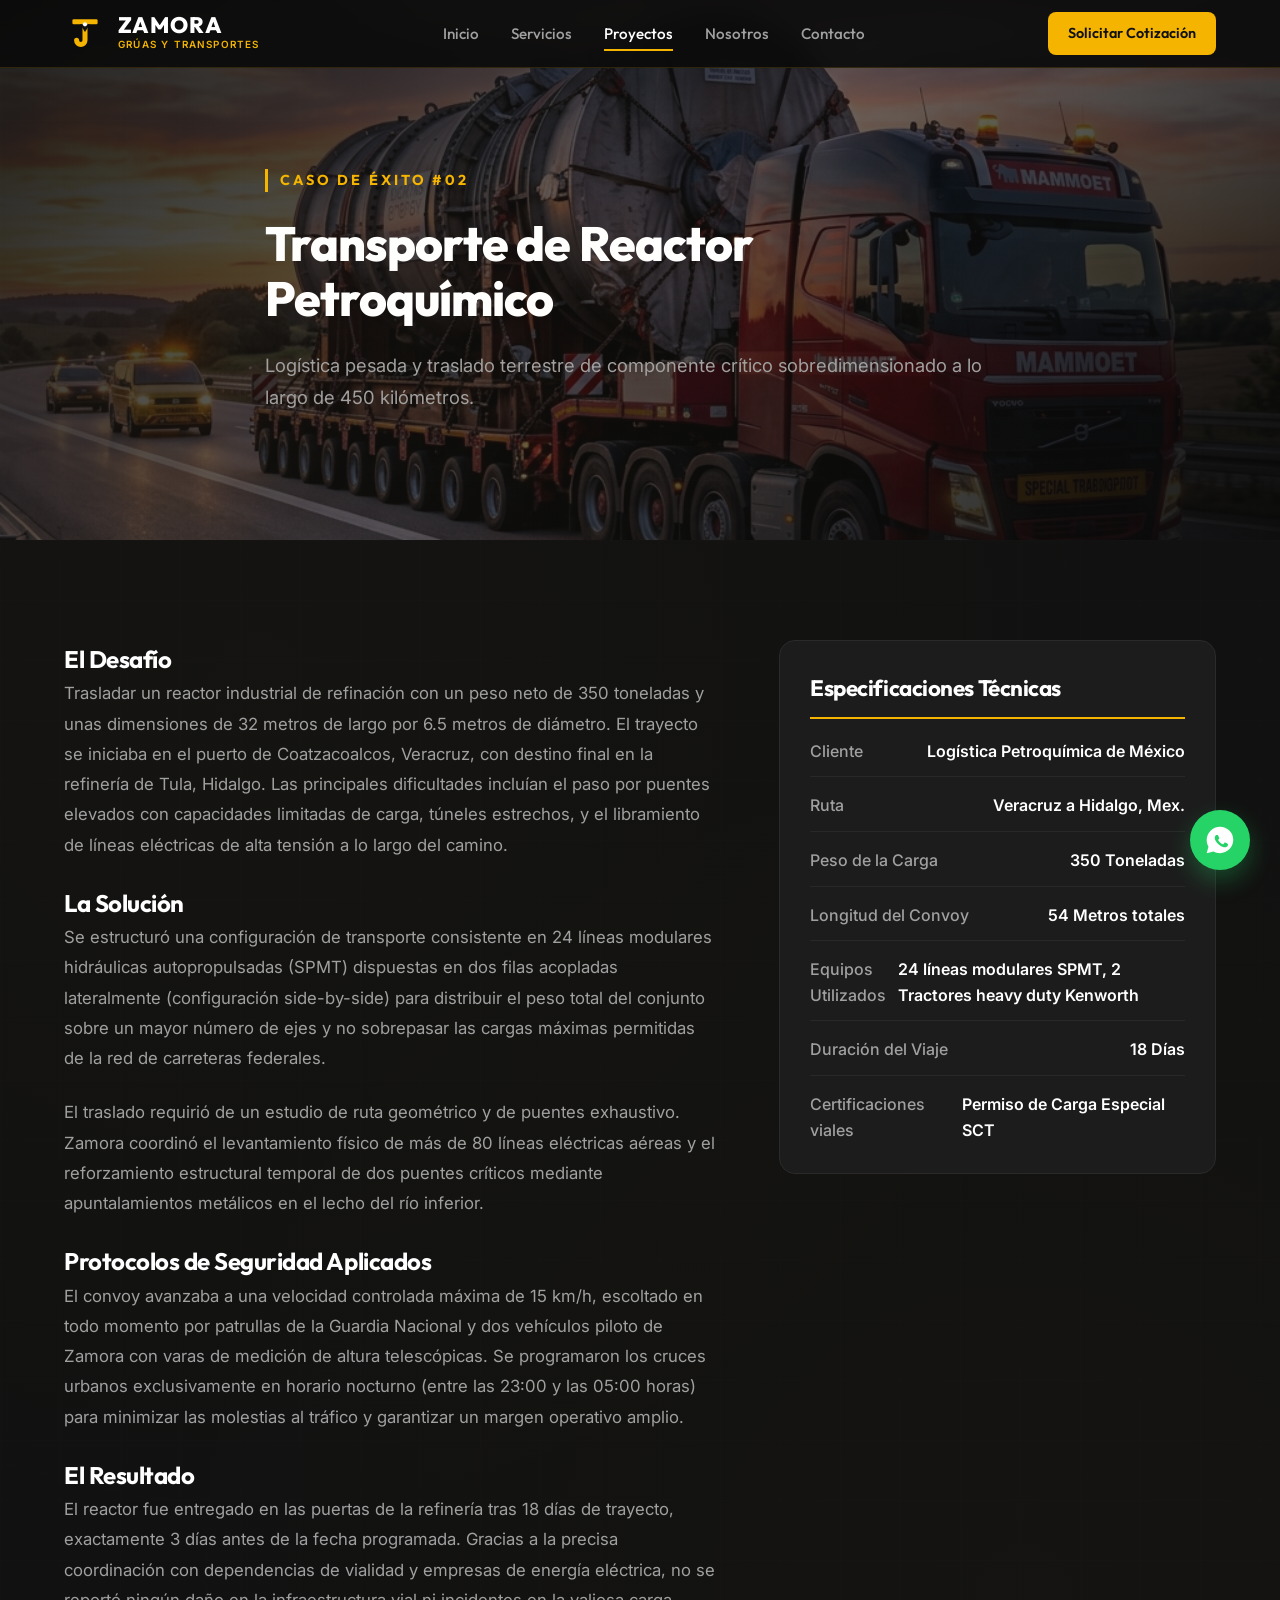
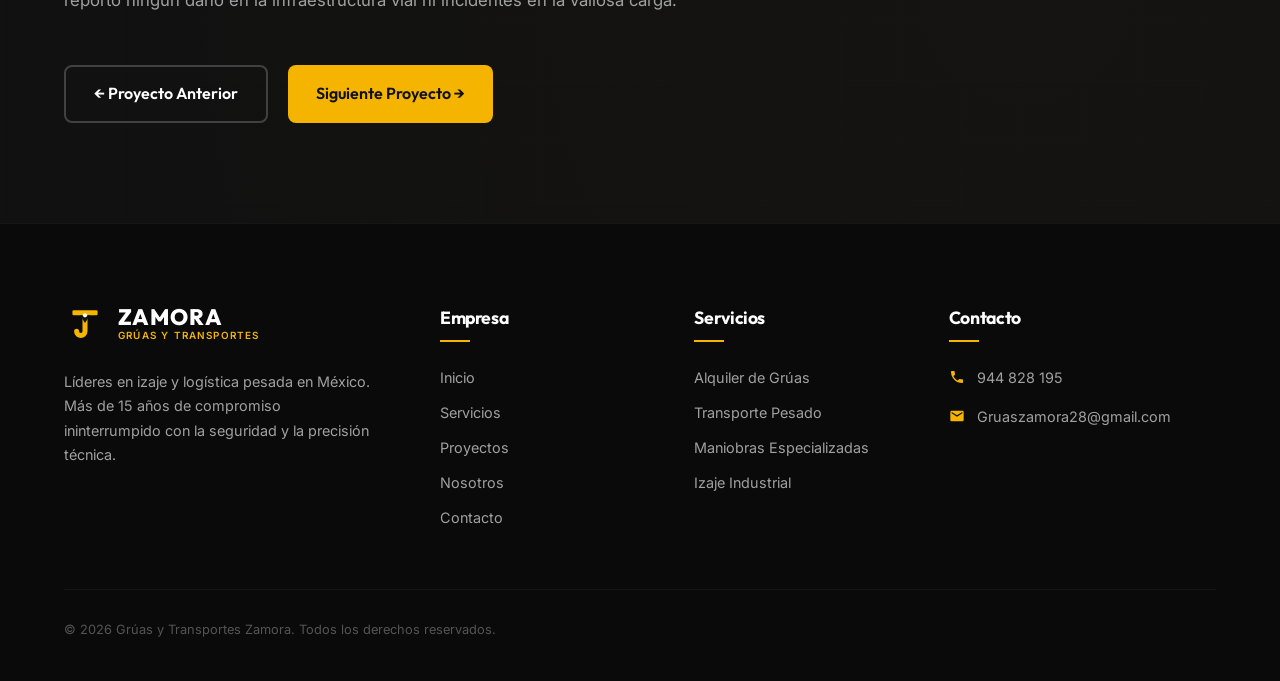
<file: proyecto2.html>
<!DOCTYPE html>
<html lang="es">
<head>
    <meta charset="UTF-8">
    <meta name="viewport" content="width=device-width, initial-scale=1.0">
    <title>Transporte de Reactor Industrial | Grúas y Transportes Zamora</title>
    <meta name="description" content="Detalle del traslado logístico de un reactor industrial sobredimensionado utilizando líneas modulares hidráulicas.">
    <!-- Google Fonts -->
    <link rel="preconnect" href="https://fonts.googleapis.com">
    <link rel="preconnect" href="https://fonts.gstatic.com" crossorigin>
    <link href="https://fonts.googleapis.com/css2?family=Inter:wght@300;400;500;600;700&family=Outfit:wght@400;500;600;700;800&display=swap" rel="stylesheet">
    <!-- Stylesheet -->
    <link rel="stylesheet" href="styles.css">
</head>
<body>

    <!-- Header Fijo -->
    <header class="main-header scrolled" id="mainHeader">
        <div class="header-container">
            <a href="index.html#inicio" class="logo">
                <svg class="logo-icon" viewBox="0 0 100 100" xmlns="http://www.w3.org/2000/svg">
                    <rect x="20" y="15" width="60" height="12" fill="#F4B400" rx="3" />
                    <path d="M50 27 L50 65 C50 78, 30 78, 30 65" stroke="#F4B400" stroke-width="12" stroke-linecap="round" stroke-linejoin="round" fill="none"/>
                    <polygon points="38,27 62,27 50,45" fill="#111111" />
                    <circle cx="50" cy="27" r="5" fill="#FFFFFF" />
                </svg>
                <div class="logo-text">
                    <span class="logo-title">ZAMORA</span>
                    <span class="logo-subtitle">GRÚAS Y TRANSPORTES</span>
                </div>
            </a>
            
            <nav class="nav-menu" id="navMenu">
                <ul>
                    <li><a href="index.html#inicio" class="nav-link">Inicio</a></li>
                    <li><a href="index.html#servicios" class="nav-link">Servicios</a></li>
                    <li><a href="index.html#proyectos" class="nav-link active">Proyectos</a></li>
                    <li><a href="index.html#nosotros" class="nav-link">Nosotros</a></li>
                    <li><a href="index.html#contacto" class="nav-link">Contacto</a></li>
                </ul>
            </nav>

            <div class="header-actions">
                <a href="index.html#contacto" class="btn btn-primary btn-sm">Solicitar Cotización</a>
            </div>
        </div>
    </header>

    <!-- Project Hero -->
    <section class="project-detail-hero" style="background-image: linear-gradient(135deg, rgba(17, 17, 17, 0.95) 0%, rgba(17, 17, 17, 0.6) 50%, rgba(10, 10, 10, 0.95) 100%), url('assets/project_transport.png');">
        <div class="container">
            <div class="hero-content text-center" style="margin: 0 auto;">
                <span class="hero-tag">CASO DE ÉXITO #02</span>
                <h1 class="hero-title" style="font-size: 3rem;">Transporte de Reactor Petroquímico</h1>
                <p class="hero-subtitle">Logística pesada y traslado terrestre de componente crítico sobredimensionado a lo largo de 450 kilómetros.</p>
            </div>
        </div>
    </section>

    <!-- Project Details Content -->
    <section class="section-padding">
        <div class="container">
            <div class="project-detail-grid">
                
                <!-- Columna Izquierda: Historia y Detalles -->
                <div class="project-content-text">
                    <h2>El Desafío</h2>
                    <p>Trasladar un reactor industrial de refinación con un peso neto de 350 toneladas y unas dimensiones de 32 metros de largo por 6.5 metros de diámetro. El trayecto se iniciaba en el puerto de Coatzacoalcos, Veracruz, con destino final en la refinería de Tula, Hidalgo. Las principales dificultades incluían el paso por puentes elevados con capacidades limitadas de carga, túneles estrechos, y el libramiento de líneas eléctricas de alta tensión a lo largo del camino.</p>

                    <h2>La Solución</h2>
                    <p>Se estructuró una configuración de transporte consistente en 24 líneas modulares hidráulicas autopropulsadas (SPMT) dispuestas en dos filas acopladas lateralmente (configuración side-by-side) para distribuir el peso total del conjunto sobre un mayor número de ejes y no sobrepasar las cargas máximas permitidas de la red de carreteras federales.</p>
                    <p>El traslado requirió de un estudio de ruta geométrico y de puentes exhaustivo. Zamora coordinó el levantamiento físico de más de 80 líneas eléctricas aéreas y el reforzamiento estructural temporal de dos puentes críticos mediante apuntalamientos metálicos en el lecho del río inferior.</p>

                    <h2>Protocolos de Seguridad Aplicados</h2>
                    <p>El convoy avanzaba a una velocidad controlada máxima de 15 km/h, escoltado en todo momento por patrullas de la Guardia Nacional y dos vehículos piloto de Zamora con varas de medición de altura telescópicas. Se programaron los cruces urbanos exclusivamente en horario nocturno (entre las 23:00 y las 05:00 horas) para minimizar las molestias al tráfico y garantizar un margen operativo amplio.</p>

                    <h2>El Resultado</h2>
                    <p>El reactor fue entregado en las puertas de la refinería tras 18 días de trayecto, exactamente 3 días antes de la fecha programada. Gracias a la precisa coordinación con dependencias de vialidad y empresas de energía eléctrica, no se reportó ningún daño en la infraestructura vial ni incidentes en la valiosa carga.</p>

                    <div style="margin-top: 50px; display: flex; gap: 20px;">
                        <a href="proyecto1.html" class="btn btn-outline">← Proyecto Anterior</a>
                        <a href="proyecto3.html" class="btn btn-primary">Siguiente Proyecto →</a>
                    </div>
                </div>

                <!-- Columna Derecha: Tarjeta de Especificaciones -->
                <div>
                    <div class="project-spec-card">
                        <h3 style="margin-bottom: 20px; font-size: 1.4rem; border-bottom: 2px solid var(--color-primary); padding-bottom: 10px;">Especificaciones Técnicas</h3>
                        <ul class="spec-list">
                            <li class="spec-item">
                                <span class="spec-title">Cliente</span>
                                <span class="spec-value">Logística Petroquímica de México</span>
                            </li>
                            <li class="spec-item">
                                <span class="spec-title">Ruta</span>
                                <span class="spec-value">Veracruz a Hidalgo, Mex.</span>
                            </li>
                            <li class="spec-item">
                                <span class="spec-title">Peso de la Carga</span>
                                <span class="spec-value">350 Toneladas</span>
                            </li>
                            <li class="spec-item">
                                <span class="spec-title">Longitud del Convoy</span>
                                <span class="spec-value">54 Metros totales</span>
                            </li>
                            <li class="spec-item">
                                <span class="spec-title">Equipos Utilizados</span>
                                <span class="spec-value">24 líneas modulares SPMT, 2 Tractores heavy duty Kenworth</span>
                            </li>
                            <li class="spec-item">
                                <span class="spec-title">Duración del Viaje</span>
                                <span class="spec-value">18 Días</span>
                            </li>
                            <li class="spec-item">
                                <span class="spec-title">Certificaciones viales</span>
                                <span class="spec-value">Permiso de Carga Especial SCT</span>
                            </li>
                        </ul>
                    </div>
                </div>

            </div>
        </div>
    </section>

    <!-- Footer Premium -->
    <footer class="main-footer">
        <div class="container">
            <div class="footer-grid">
                <div class="footer-col">
                    <a href="index.html#inicio" class="logo footer-logo">
                        <svg class="logo-icon" viewBox="0 0 100 100" xmlns="http://www.w3.org/2000/svg">
                            <rect x="20" y="15" width="60" height="12" fill="#F4B400" rx="3" />
                            <path d="M50 27 L50 65 C50 78, 30 78, 30 65" stroke="#F4B400" stroke-width="12" stroke-linecap="round" stroke-linejoin="round" fill="none"/>
                            <polygon points="38,27 62,27 50,45" fill="#111111" />
                            <circle cx="50" cy="27" r="5" fill="#FFFFFF" />
                        </svg>
                        <div class="logo-text">
                            <span class="logo-title">ZAMORA</span>
                            <span class="logo-subtitle">GRÚAS Y TRANSPORTES</span>
                        </div>
                    </a>
                    <p class="footer-about-text">Líderes en izaje y logística pesada en México. Más de 15 años de compromiso ininterrumpido con la seguridad y la precisión técnica.</p>
                </div>
                <div class="footer-col">
                    <h4 class="footer-title">Empresa</h4>
                    <ul class="footer-links">
                        <li><a href="index.html#inicio">Inicio</a></li>
                        <li><a href="index.html#servicios">Servicios</a></li>
                        <li><a href="index.html#proyectos">Proyectos</a></li>
                        <li><a href="index.html#nosotros">Nosotros</a></li>
                        <li><a href="index.html#contacto">Contacto</a></li>
                    </ul>
                </div>
                <div class="footer-col">
                    <h4 class="footer-title">Servicios</h4>
                    <ul class="footer-links">
                        <li><a href="index.html#servicios">Alquiler de Grúas</a></li>
                        <li><a href="index.html#servicios">Transporte Pesado</a></li>
                        <li><a href="index.html#servicios">Maniobras Especializadas</a></li>
                        <li><a href="index.html#servicios">Izaje Industrial</a></li>
                    </ul>
                </div>
                <div class="footer-col">
                    <h4 class="footer-title">Contacto</h4>
                    <ul class="footer-contact-info">
                        <li>
                            <svg viewBox="0 0 24 24" xmlns="http://www.w3.org/2000/svg" width="16" height="16"><path d="M6.62 10.79c1.44 2.83 3.76 5.14 6.59 6.59l2.2-2.2c.27-.27.67-.36 1.02-.24 1.12.37 2.33.57 3.57.57.55 0 1 .45 1 1V20c0 .55-.45 1-1 1-9.39 0-17-7.61-17-17 0-.55.45-1 1-1h3.5c.55 0 1 .45 1 1 0 1.25.2 2.45.57 3.57.11.35.03.74-.25 1.02l-2.2 2.2z" fill="#F4B400"/></svg>
                            <a href="tel:+51944828195">944 828 195</a>
                        </li>
                        <li>
                            <svg viewBox="0 0 24 24" xmlns="http://www.w3.org/2000/svg" width="16" height="16"><path d="M20 4H4c-1.1 0-1.99.9-1.99 2L2 18c0 1.1.9 2 2 2h16c1.1 0 2-.9 2-2V6c0-1.1-.9-2-2-2zm0 4l-8 5-8-5V6l8 5 8-5v2z" fill="#F4B400"/></svg>
                            <a href="mailto:Gruaszamora28@gmail.com">Gruaszamora28@gmail.com</a>
                        </li>
                    </ul>
                </div>
            </div>
            <div class="footer-bottom text-center">
                <p>&copy; 2026 Grúas y Transportes Zamora. Todos los derechos reservados.</p>
            </div>
        </div>
    </footer>

    <!-- WhatsApp Floating -->
    <a href="https://wa.me/51944828195" target="_blank" rel="noopener" class="whatsapp-floating" aria-label="Hablar por WhatsApp">
        <svg viewBox="0 0 24 24" xmlns="http://www.w3.org/2000/svg">
            <path d="M12.004 2C6.51 2 2.014 6.5 2 12c.004 1.76.46 3.48 1.33 5L2 22l5.14-1.35c1.47.8 3.12 1.23 4.81 1.23h.005c5.5 0 9.99-4.5 10-10 .004-2.66-1.03-5.17-2.93-7.07C17.13 3.03 14.63 2.01 12.004 2zm5.88 14.15c-.24.68-1.22 1.25-1.7 1.31-.43.06-.97.11-2.91-.65-2.48-.97-4.08-3.5-4.2-3.67-.12-.17-1.02-1.36-1.02-2.59 0-1.23.64-1.83.87-2.08.23-.25.5-.31.67-.31.17 0 .34.01.49.01.15 0 .35-.06.55.43.2.49.69 1.68.75 1.8.06.12.1.27.02.44-.08.17-.12.27-.24.41-.12.14-.26.31-.37.42-.12.12-.25.26-.11.51.14.25.64 1.05 1.37 1.7.94.84 1.73 1.1 1.98 1.22.25.12.39.1.53-.06.14-.17.61-.71.77-.96.16-.25.32-.21.54-.13.22.08 1.4.66 1.64.78.24.12.4.18.46.28.06.11.06.63-.18 1.31z"/>
        </svg>
    </a>

    <!-- Back to top -->
    <button class="back-to-top" id="backToTop" aria-label="Volver arriba">
        <svg viewBox="0 0 24 24" fill="none" xmlns="http://www.w3.org/2000/svg">
            <path d="M18 15L12 9L6 15" stroke="#111111" stroke-width="3" stroke-linecap="round" stroke-linejoin="round"/>
        </svg>
    </button>

    <script>
        // Simple back to top functionality for details page
        const backToTopBtn = document.getElementById('backToTop');
        if (backToTopBtn) {
            window.addEventListener('scroll', () => {
                if (window.scrollY > 400) backToTopBtn.classList.add('visible');
                else backToTopBtn.classList.remove('visible');
            });
            backToTopBtn.addEventListener('click', () => {
                window.scrollTo({ top: 0, behavior: 'smooth' });
            });
        }
    </script>
</body>
</html>
</file>
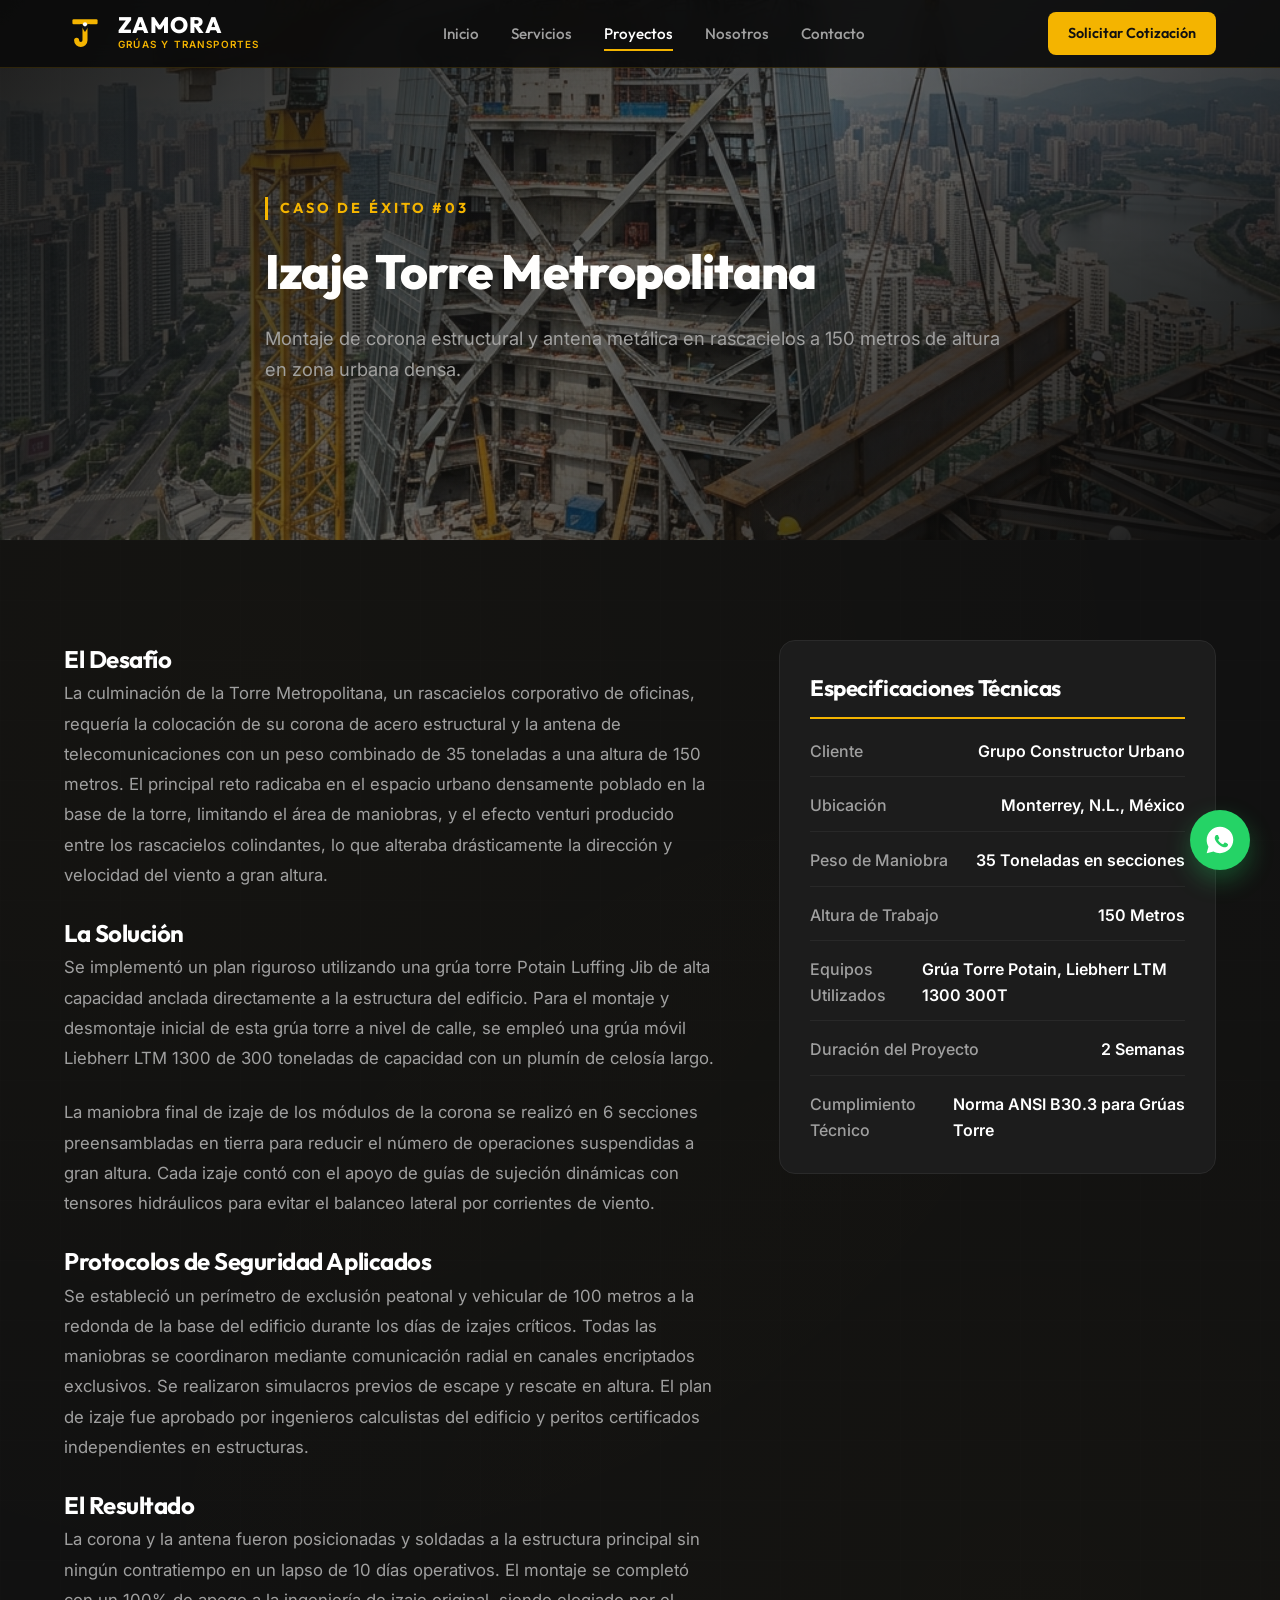
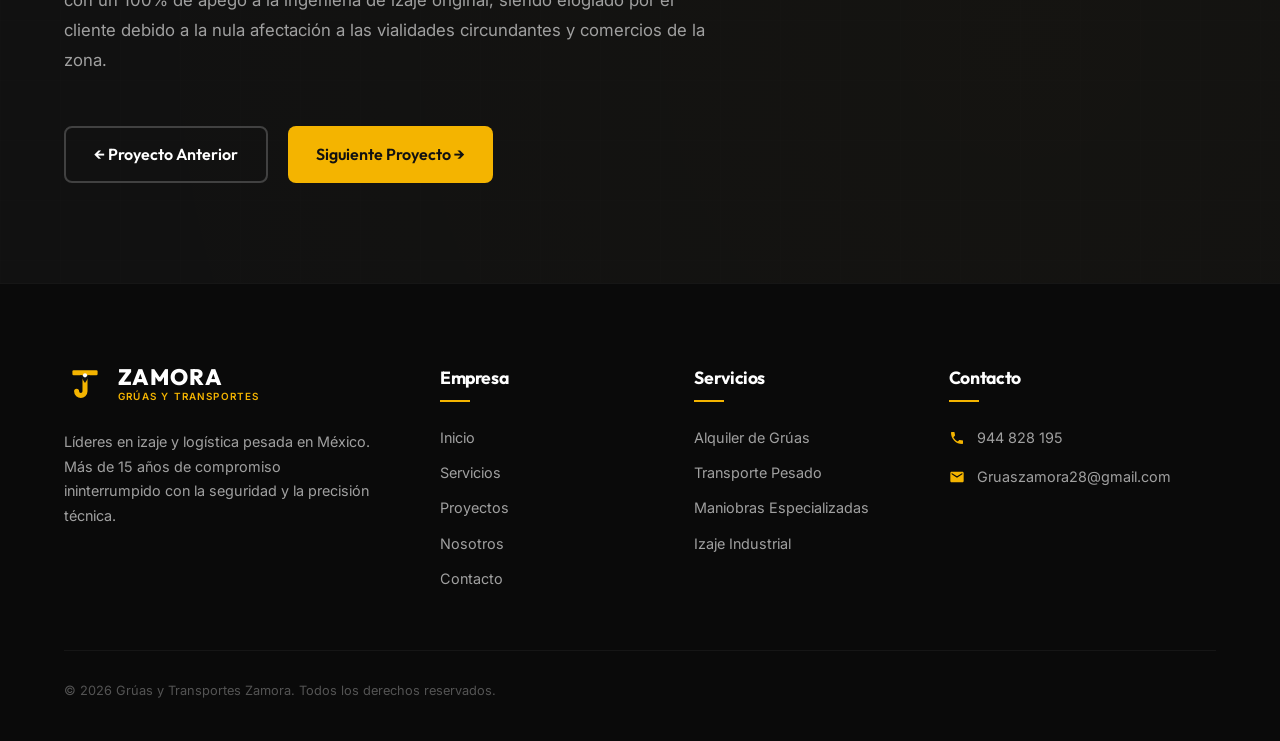
<file: proyecto3.html>
<!DOCTYPE html>
<html lang="es">
<head>
    <meta charset="UTF-8">
    <meta name="viewport" content="width=device-width, initial-scale=1.0">
    <title>Izaje Torre Metropolitana | Grúas y Transportes Zamora</title>
    <meta name="description" content="Maniobras de alta precisión para el montaje de la corona de acero de la Torre Metropolitana a 150 metros de altura.">
    <!-- Google Fonts -->
    <link rel="preconnect" href="https://fonts.googleapis.com">
    <link rel="preconnect" href="https://fonts.gstatic.com" crossorigin>
    <link href="https://fonts.googleapis.com/css2?family=Inter:wght@300;400;500;600;700&family=Outfit:wght@400;500;600;700;800&display=swap" rel="stylesheet">
    <!-- Stylesheet -->
    <link rel="stylesheet" href="styles.css">
</head>
<body>

    <!-- Header Fijo -->
    <header class="main-header scrolled" id="mainHeader">
        <div class="header-container">
            <a href="index.html#inicio" class="logo">
                <svg class="logo-icon" viewBox="0 0 100 100" xmlns="http://www.w3.org/2000/svg">
                    <rect x="20" y="15" width="60" height="12" fill="#F4B400" rx="3" />
                    <path d="M50 27 L50 65 C50 78, 30 78, 30 65" stroke="#F4B400" stroke-width="12" stroke-linecap="round" stroke-linejoin="round" fill="none"/>
                    <polygon points="38,27 62,27 50,45" fill="#111111" />
                    <circle cx="50" cy="27" r="5" fill="#FFFFFF" />
                </svg>
                <div class="logo-text">
                    <span class="logo-title">ZAMORA</span>
                    <span class="logo-subtitle">GRÚAS Y TRANSPORTES</span>
                </div>
            </a>
            
            <nav class="nav-menu" id="navMenu">
                <ul>
                    <li><a href="index.html#inicio" class="nav-link">Inicio</a></li>
                    <li><a href="index.html#servicios" class="nav-link">Servicios</a></li>
                    <li><a href="index.html#proyectos" class="nav-link active">Proyectos</a></li>
                    <li><a href="index.html#nosotros" class="nav-link">Nosotros</a></li>
                    <li><a href="index.html#contacto" class="nav-link">Contacto</a></li>
                </ul>
            </nav>

            <div class="header-actions">
                <a href="index.html#contacto" class="btn btn-primary btn-sm">Solicitar Cotización</a>
            </div>
        </div>
    </header>

    <!-- Project Hero -->
    <section class="project-detail-hero" style="background-image: linear-gradient(135deg, rgba(17, 17, 17, 0.95) 0%, rgba(17, 17, 17, 0.6) 50%, rgba(10, 10, 10, 0.95) 100%), url('assets/project_lifting.png');">
        <div class="container">
            <div class="hero-content text-center" style="margin: 0 auto;">
                <span class="hero-tag">CASO DE ÉXITO #03</span>
                <h1 class="hero-title" style="font-size: 3rem;">Izaje Torre Metropolitana</h1>
                <p class="hero-subtitle">Montaje de corona estructural y antena metálica en rascacielos a 150 metros de altura en zona urbana densa.</p>
            </div>
        </div>
    </section>

    <!-- Project Details Content -->
    <section class="section-padding">
        <div class="container">
            <div class="project-detail-grid">
                
                <!-- Columna Izquierda: Historia y Detalles -->
                <div class="project-content-text">
                    <h2>El Desafío</h2>
                    <p>La culminación de la Torre Metropolitana, un rascacielos corporativo de oficinas, requería la colocación de su corona de acero estructural y la antena de telecomunicaciones con un peso combinado de 35 toneladas a una altura de 150 metros. El principal reto radicaba en el espacio urbano densamente poblado en la base de la torre, limitando el área de maniobras, y el efecto venturi producido entre los rascacielos colindantes, lo que alteraba drásticamente la dirección y velocidad del viento a gran altura.</p>

                    <h2>La Solución</h2>
                    <p>Se implementó un plan riguroso utilizando una grúa torre Potain Luffing Jib de alta capacidad anclada directamente a la estructura del edificio. Para el montaje y desmontaje inicial de esta grúa torre a nivel de calle, se empleó una grúa móvil Liebherr LTM 1300 de 300 toneladas de capacidad con un plumín de celosía largo.</p>
                    <p>La maniobra final de izaje de los módulos de la corona se realizó en 6 secciones preensambladas en tierra para reducir el número de operaciones suspendidas a gran altura. Cada izaje contó con el apoyo de guías de sujeción dinámicas con tensores hidráulicos para evitar el balanceo lateral por corrientes de viento.</p>

                    <h2>Protocolos de Seguridad Aplicados</h2>
                    <p>Se estableció un perímetro de exclusión peatonal y vehicular de 100 metros a la redonda de la base del edificio durante los días de izajes críticos. Todas las maniobras se coordinaron mediante comunicación radial en canales encriptados exclusivos. Se realizaron simulacros previos de escape y rescate en altura. El plan de izaje fue aprobado por ingenieros calculistas del edificio y peritos certificados independientes en estructuras.</p>

                    <h2>El Resultado</h2>
                    <p>La corona y la antena fueron posicionadas y soldadas a la estructura principal sin ningún contratiempo en un lapso de 10 días operativos. El montaje se completó con un 100% de apego a la ingeniería de izaje original, siendo elogiado por el cliente debido a la nula afectación a las vialidades circundantes y comercios de la zona.</p>

                    <div style="margin-top: 50px; display: flex; gap: 20px;">
                        <a href="proyecto2.html" class="btn btn-outline">← Proyecto Anterior</a>
                        <a href="proyecto4.html" class="btn btn-primary">Siguiente Proyecto →</a>
                    </div>
                </div>

                <!-- Columna Derecha: Tarjeta de Especificaciones -->
                <div>
                    <div class="project-spec-card">
                        <h3 style="margin-bottom: 20px; font-size: 1.4rem; border-bottom: 2px solid var(--color-primary); padding-bottom: 10px;">Especificaciones Técnicas</h3>
                        <ul class="spec-list">
                            <li class="spec-item">
                                <span class="spec-title">Cliente</span>
                                <span class="spec-value">Grupo Constructor Urbano</span>
                            </li>
                            <li class="spec-item">
                                <span class="spec-title">Ubicación</span>
                                <span class="spec-value">Monterrey, N.L., México</span>
                            </li>
                            <li class="spec-item">
                                <span class="spec-title">Peso de Maniobra</span>
                                <span class="spec-value">35 Toneladas en secciones</span>
                            </li>
                            <li class="spec-item">
                                <span class="spec-title">Altura de Trabajo</span>
                                <span class="spec-value">150 Metros</span>
                            </li>
                            <li class="spec-item">
                                <span class="spec-title">Equipos Utilizados</span>
                                <span class="spec-value">Grúa Torre Potain, Liebherr LTM 1300 300T</span>
                            </li>
                            <li class="spec-item">
                                <span class="spec-title">Duración del Proyecto</span>
                                <span class="spec-value">2 Semanas</span>
                            </li>
                            <li class="spec-item">
                                <span class="spec-title">Cumplimiento Técnico</span>
                                <span class="spec-value">Norma ANSI B30.3 para Grúas Torre</span>
                            </li>
                        </ul>
                    </div>
                </div>

            </div>
        </div>
    </section>

    <!-- Footer Premium -->
    <footer class="main-footer">
        <div class="container">
            <div class="footer-grid">
                <div class="footer-col">
                    <a href="index.html#inicio" class="logo footer-logo">
                        <svg class="logo-icon" viewBox="0 0 100 100" xmlns="http://www.w3.org/2000/svg">
                            <rect x="20" y="15" width="60" height="12" fill="#F4B400" rx="3" />
                            <path d="M50 27 L50 65 C50 78, 30 78, 30 65" stroke="#F4B400" stroke-width="12" stroke-linecap="round" stroke-linejoin="round" fill="none"/>
                            <polygon points="38,27 62,27 50,45" fill="#111111" />
                            <circle cx="50" cy="27" r="5" fill="#FFFFFF" />
                        </svg>
                        <div class="logo-text">
                            <span class="logo-title">ZAMORA</span>
                            <span class="logo-subtitle">GRÚAS Y TRANSPORTES</span>
                        </div>
                    </a>
                    <p class="footer-about-text">Líderes en izaje y logística pesada en México. Más de 15 años de compromiso ininterrumpido con la seguridad y la precisión técnica.</p>
                </div>
                <div class="footer-col">
                    <h4 class="footer-title">Empresa</h4>
                    <ul class="footer-links">
                        <li><a href="index.html#inicio">Inicio</a></li>
                        <li><a href="index.html#servicios">Servicios</a></li>
                        <li><a href="index.html#proyectos">Proyectos</a></li>
                        <li><a href="index.html#nosotros">Nosotros</a></li>
                        <li><a href="index.html#contacto">Contacto</a></li>
                    </ul>
                </div>
                <div class="footer-col">
                    <h4 class="footer-title">Servicios</h4>
                    <ul class="footer-links">
                        <li><a href="index.html#servicios">Alquiler de Grúas</a></li>
                        <li><a href="index.html#servicios">Transporte Pesado</a></li>
                        <li><a href="index.html#servicios">Maniobras Especializadas</a></li>
                        <li><a href="index.html#servicios">Izaje Industrial</a></li>
                    </ul>
                </div>
                <div class="footer-col">
                    <h4 class="footer-title">Contacto</h4>
                    <ul class="footer-contact-info">
                        <li>
                            <svg viewBox="0 0 24 24" xmlns="http://www.w3.org/2000/svg" width="16" height="16"><path d="M6.62 10.79c1.44 2.83 3.76 5.14 6.59 6.59l2.2-2.2c.27-.27.67-.36 1.02-.24 1.12.37 2.33.57 3.57.57.55 0 1 .45 1 1V20c0 .55-.45 1-1 1-9.39 0-17-7.61-17-17 0-.55.45-1 1-1h3.5c.55 0 1 .45 1 1 0 1.25.2 2.45.57 3.57.11.35.03.74-.25 1.02l-2.2 2.2z" fill="#F4B400"/></svg>
                            <a href="tel:+51944828195">944 828 195</a>
                        </li>
                        <li>
                            <svg viewBox="0 0 24 24" xmlns="http://www.w3.org/2000/svg" width="16" height="16"><path d="M20 4H4c-1.1 0-1.99.9-1.99 2L2 18c0 1.1.9 2 2 2h16c1.1 0 2-.9 2-2V6c0-1.1-.9-2-2-2zm0 4l-8 5-8-5V6l8 5 8-5v2z" fill="#F4B400"/></svg>
                            <a href="mailto:Gruaszamora28@gmail.com">Gruaszamora28@gmail.com</a>
                        </li>
                    </ul>
                </div>
            </div>
            <div class="footer-bottom text-center">
                <p>&copy; 2026 Grúas y Transportes Zamora. Todos los derechos reservados.</p>
            </div>
        </div>
    </footer>

    <!-- WhatsApp Floating -->
    <a href="https://wa.me/51944828195" target="_blank" rel="noopener" class="whatsapp-floating" aria-label="Hablar por WhatsApp">
        <svg viewBox="0 0 24 24" xmlns="http://www.w3.org/2000/svg">
            <path d="M12.004 2C6.51 2 2.014 6.5 2 12c.004 1.76.46 3.48 1.33 5L2 22l5.14-1.35c1.47.8 3.12 1.23 4.81 1.23h.005c5.5 0 9.99-4.5 10-10 .004-2.66-1.03-5.17-2.93-7.07C17.13 3.03 14.63 2.01 12.004 2zm5.88 14.15c-.24.68-1.22 1.25-1.7 1.31-.43.06-.97.11-2.91-.65-2.48-.97-4.08-3.5-4.2-3.67-.12-.17-1.02-1.36-1.02-2.59 0-1.23.64-1.83.87-2.08.23-.25.5-.31.67-.31.17 0 .34.01.49.01.15 0 .35-.06.55.43.2.49.69 1.68.75 1.8.06.12.1.27.02.44-.08.17-.12.27-.24.41-.12.14-.26.31-.37.42-.12.12-.25.26-.11.51.14.25.64 1.05 1.37 1.7.94.84 1.73 1.1 1.98 1.22.25.12.39.1.53-.06.14-.17.61-.71.77-.96.16-.25.32-.21.54-.13.22.08 1.4.66 1.64.78.24.12.4.18.46.28.06.11.06.63-.18 1.31z"/>
        </svg>
    </a>

    <!-- Back to top -->
    <button class="back-to-top" id="backToTop" aria-label="Volver arriba">
        <svg viewBox="0 0 24 24" fill="none" xmlns="http://www.w3.org/2000/svg">
            <path d="M18 15L12 9L6 15" stroke="#111111" stroke-width="3" stroke-linecap="round" stroke-linejoin="round"/>
        </svg>
    </button>

    <script>
        // Simple back to top functionality for details page
        const backToTopBtn = document.getElementById('backToTop');
        if (backToTopBtn) {
            window.addEventListener('scroll', () => {
                if (window.scrollY > 400) backToTopBtn.classList.add('visible');
                else backToTopBtn.classList.remove('visible');
            });
            backToTopBtn.addEventListener('click', () => {
                window.scrollTo({ top: 0, behavior: 'smooth' });
            });
        }
    </script>
</body>
</html>
</file>
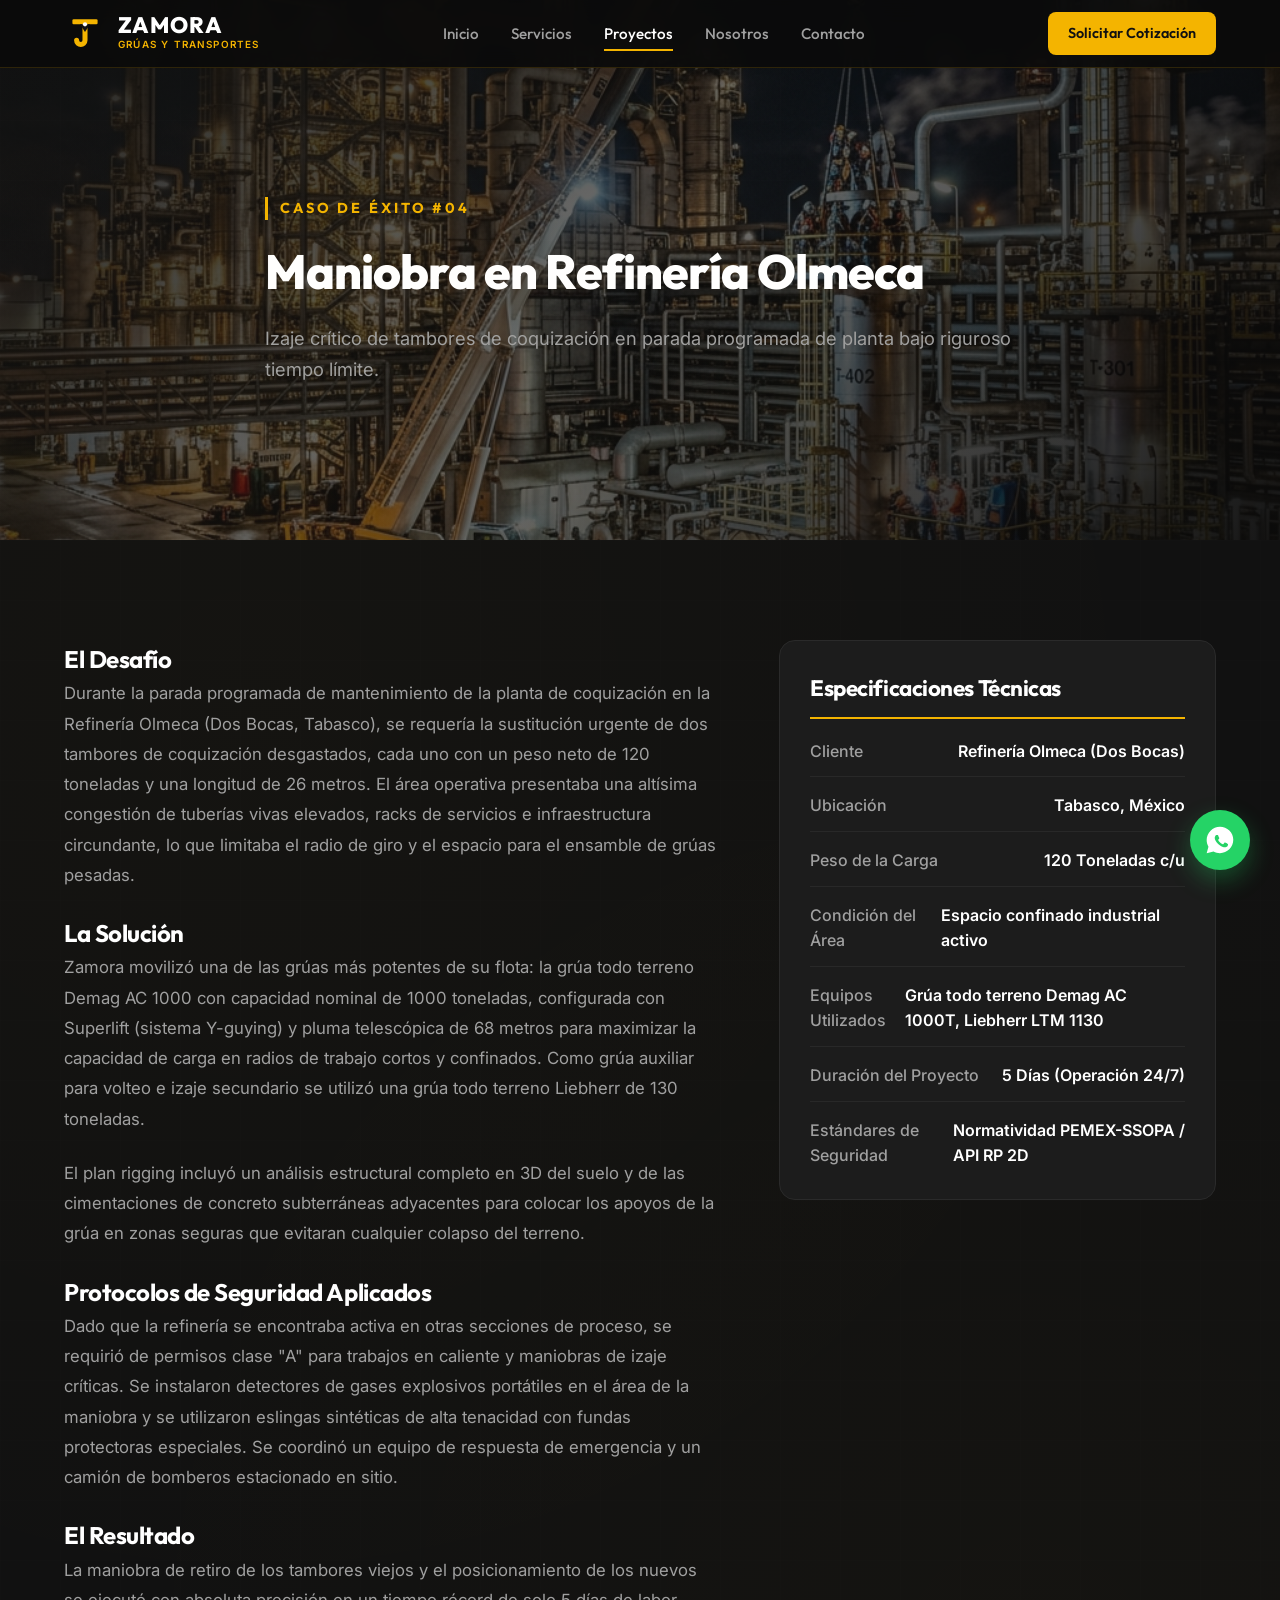
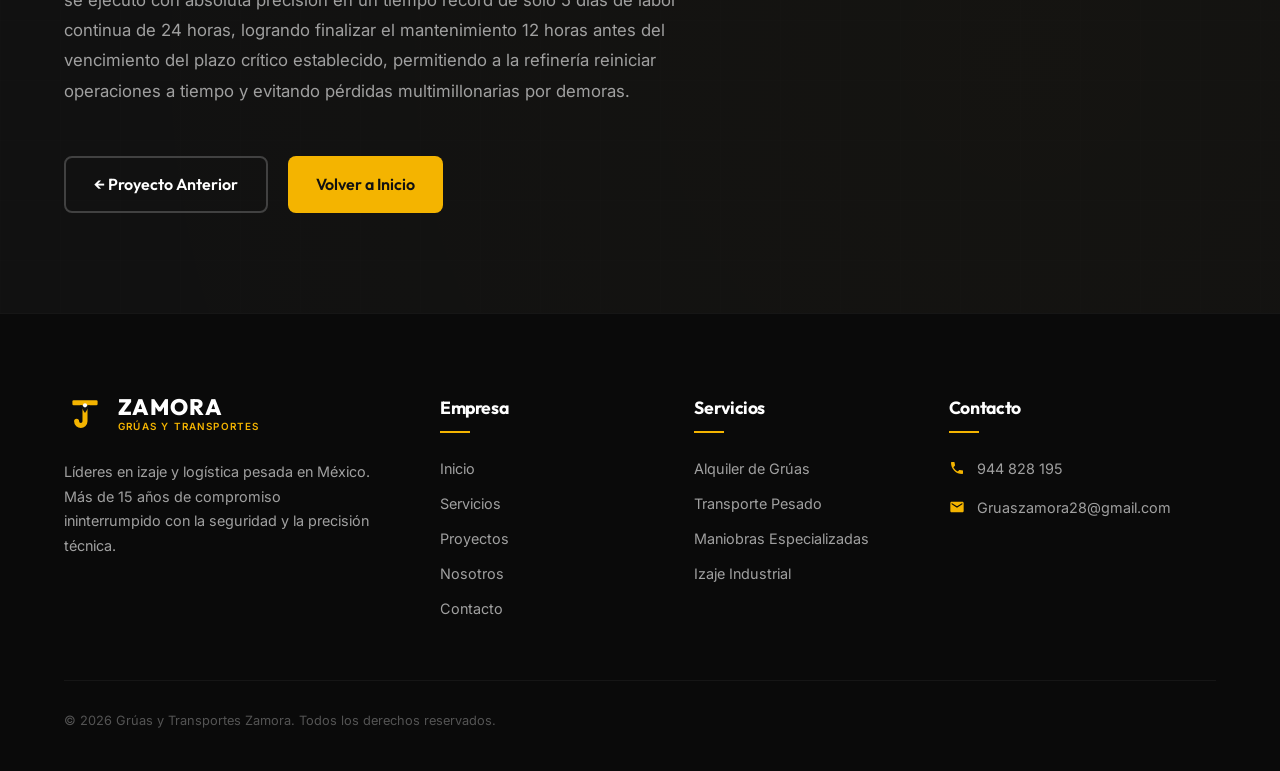
<file: proyecto4.html>
<!DOCTYPE html>
<html lang="es">
<head>
    <meta charset="UTF-8">
    <meta name="viewport" content="width=device-width, initial-scale=1.0">
    <title>Maniobra Refinería Olmeca | Grúas y Transportes Zamora</title>
    <meta name="description" content="Sustitución de tambores de coquización bajo condiciones de espacio confinado y tiempo límite en Refinería Olmeca.">
    <!-- Google Fonts -->
    <link rel="preconnect" href="https://fonts.googleapis.com">
    <link rel="preconnect" href="https://fonts.gstatic.com" crossorigin>
    <link href="https://fonts.googleapis.com/css2?family=Inter:wght@300;400;500;600;700&family=Outfit:wght@400;500;600;700;800&display=swap" rel="stylesheet">
    <!-- Stylesheet -->
    <link rel="stylesheet" href="styles.css">
</head>
<body>

    <!-- Header Fijo -->
    <header class="main-header scrolled" id="mainHeader">
        <div class="header-container">
            <a href="index.html#inicio" class="logo">
                <svg class="logo-icon" viewBox="0 0 100 100" xmlns="http://www.w3.org/2000/svg">
                    <rect x="20" y="15" width="60" height="12" fill="#F4B400" rx="3" />
                    <path d="M50 27 L50 65 C50 78, 30 78, 30 65" stroke="#F4B400" stroke-width="12" stroke-linecap="round" stroke-linejoin="round" fill="none"/>
                    <polygon points="38,27 62,27 50,45" fill="#111111" />
                    <circle cx="50" cy="27" r="5" fill="#FFFFFF" />
                </svg>
                <div class="logo-text">
                    <span class="logo-title">ZAMORA</span>
                    <span class="logo-subtitle">GRÚAS Y TRANSPORTES</span>
                </div>
            </a>
            
            <nav class="nav-menu" id="navMenu">
                <ul>
                    <li><a href="index.html#inicio" class="nav-link">Inicio</a></li>
                    <li><a href="index.html#servicios" class="nav-link">Servicios</a></li>
                    <li><a href="index.html#proyectos" class="nav-link active">Proyectos</a></li>
                    <li><a href="index.html#nosotros" class="nav-link">Nosotros</a></li>
                    <li><a href="index.html#contacto" class="nav-link">Contacto</a></li>
                </ul>
            </nav>

            <div class="header-actions">
                <a href="index.html#contacto" class="btn btn-primary btn-sm">Solicitar Cotización</a>
            </div>
        </div>
    </header>

    <!-- Project Hero -->
    <section class="project-detail-hero" style="background-image: linear-gradient(135deg, rgba(17, 17, 17, 0.95) 0%, rgba(17, 17, 17, 0.6) 50%, rgba(10, 10, 10, 0.95) 100%), url('assets/project_refinery.png');">
        <div class="container">
            <div class="hero-content text-center" style="margin: 0 auto;">
                <span class="hero-tag">CASO DE ÉXITO #04</span>
                <h1 class="hero-title" style="font-size: 3rem;">Maniobra en Refinería Olmeca</h1>
                <p class="hero-subtitle">Izaje crítico de tambores de coquización en parada programada de planta bajo riguroso tiempo límite.</p>
            </div>
        </div>
    </section>

    <!-- Project Details Content -->
    <section class="section-padding">
        <div class="container">
            <div class="project-detail-grid">
                
                <!-- Columna Izquierda: Historia y Detalles -->
                <div class="project-content-text">
                    <h2>El Desafío</h2>
                    <p>Durante la parada programada de mantenimiento de la planta de coquización en la Refinería Olmeca (Dos Bocas, Tabasco), se requería la sustitución urgente de dos tambores de coquización desgastados, cada uno con un peso neto de 120 toneladas y una longitud de 26 metros. El área operativa presentaba una altísima congestión de tuberías vivas elevados, racks de servicios e infraestructura circundante, lo que limitaba el radio de giro y el espacio para el ensamble de grúas pesadas.</p>

                    <h2>La Solución</h2>
                    <p>Zamora movilizó una de las grúas más potentes de su flota: la grúa todo terreno Demag AC 1000 con capacidad nominal de 1000 toneladas, configurada con Superlift (sistema Y-guying) y pluma telescópica de 68 metros para maximizar la capacidad de carga en radios de trabajo cortos y confinados. Como grúa auxiliar para volteo e izaje secundario se utilizó una grúa todo terreno Liebherr de 130 toneladas.</p>
                    <p>El plan rigging incluyó un análisis estructural completo en 3D del suelo y de las cimentaciones de concreto subterráneas adyacentes para colocar los apoyos de la grúa en zonas seguras que evitaran cualquier colapso del terreno.</p>

                    <h2>Protocolos de Seguridad Aplicados</h2>
                    <p>Dado que la refinería se encontraba activa en otras secciones de proceso, se requirió de permisos clase "A" para trabajos en caliente y maniobras de izaje críticas. Se instalaron detectores de gases explosivos portátiles en el área de la maniobra y se utilizaron eslingas sintéticas de alta tenacidad con fundas protectoras especiales. Se coordinó un equipo de respuesta de emergencia y un camión de bomberos estacionado en sitio.</p>

                    <h2>El Resultado</h2>
                    <p>La maniobra de retiro de los tambores viejos y el posicionamiento de los nuevos se ejecutó con absoluta precisión en un tiempo récord de solo 5 días de labor continua de 24 horas, logrando finalizar el mantenimiento 12 horas antes del vencimiento del plazo crítico establecido, permitiendo a la refinería reiniciar operaciones a tiempo y evitando pérdidas multimillonarias por demoras.</p>

                    <div style="margin-top: 50px; display: flex; gap: 20px;">
                        <a href="proyecto3.html" class="btn btn-outline">← Proyecto Anterior</a>
                        <a href="index.html#proyectos" class="btn btn-primary">Volver a Inicio</a>
                    </div>
                </div>

                <!-- Columna Derecha: Tarjeta de Especificaciones -->
                <div>
                    <div class="project-spec-card">
                        <h3 style="margin-bottom: 20px; font-size: 1.4rem; border-bottom: 2px solid var(--color-primary); padding-bottom: 10px;">Especificaciones Técnicas</h3>
                        <ul class="spec-list">
                            <li class="spec-item">
                                <span class="spec-title">Cliente</span>
                                <span class="spec-value">Refinería Olmeca (Dos Bocas)</span>
                            </li>
                            <li class="spec-item">
                                <span class="spec-title">Ubicación</span>
                                <span class="spec-value">Tabasco, México</span>
                            </li>
                            <li class="spec-item">
                                <span class="spec-title">Peso de la Carga</span>
                                <span class="spec-value">120 Toneladas c/u</span>
                            </li>
                            <li class="spec-item">
                                <span class="spec-title">Condición del Área</span>
                                <span class="spec-value">Espacio confinado industrial activo</span>
                            </li>
                            <li class="spec-item">
                                <span class="spec-title">Equipos Utilizados</span>
                                <span class="spec-value">Grúa todo terreno Demag AC 1000T, Liebherr LTM 1130</span>
                            </li>
                            <li class="spec-item">
                                <span class="spec-title">Duración del Proyecto</span>
                                <span class="spec-value">5 Días (Operación 24/7)</span>
                            </li>
                            <li class="spec-item">
                                <span class="spec-title">Estándares de Seguridad</span>
                                <span class="spec-value">Normatividad PEMEX-SSOPA / API RP 2D</span>
                            </li>
                        </ul>
                    </div>
                </div>

            </div>
        </div>
    </section>

    <!-- Footer Premium -->
    <footer class="main-footer">
        <div class="container">
            <div class="footer-grid">
                <div class="footer-col">
                    <a href="index.html#inicio" class="logo footer-logo">
                        <svg class="logo-icon" viewBox="0 0 100 100" xmlns="http://www.w3.org/2000/svg">
                            <rect x="20" y="15" width="60" height="12" fill="#F4B400" rx="3" />
                            <path d="M50 27 L50 65 C50 78, 30 78, 30 65" stroke="#F4B400" stroke-width="12" stroke-linecap="round" stroke-linejoin="round" fill="none"/>
                            <polygon points="38,27 62,27 50,45" fill="#111111" />
                            <circle cx="50" cy="27" r="5" fill="#FFFFFF" />
                        </svg>
                        <div class="logo-text">
                            <span class="logo-title">ZAMORA</span>
                            <span class="logo-subtitle">GRÚAS Y TRANSPORTES</span>
                        </div>
                    </a>
                    <p class="footer-about-text">Líderes en izaje y logística pesada en México. Más de 15 años de compromiso ininterrumpido con la seguridad y la precisión técnica.</p>
                </div>
                <div class="footer-col">
                    <h4 class="footer-title">Empresa</h4>
                    <ul class="footer-links">
                        <li><a href="index.html#inicio">Inicio</a></li>
                        <li><a href="index.html#servicios">Servicios</a></li>
                        <li><a href="index.html#proyectos">Proyectos</a></li>
                        <li><a href="index.html#nosotros">Nosotros</a></li>
                        <li><a href="index.html#contacto">Contacto</a></li>
                    </ul>
                </div>
                <div class="footer-col">
                    <h4 class="footer-title">Servicios</h4>
                    <ul class="footer-links">
                        <li><a href="index.html#servicios">Alquiler de Grúas</a></li>
                        <li><a href="index.html#servicios">Transporte Pesado</a></li>
                        <li><a href="index.html#servicios">Maniobras Especializadas</a></li>
                        <li><a href="index.html#servicios">Izaje Industrial</a></li>
                    </ul>
                </div>
                <div class="footer-col">
                    <h4 class="footer-title">Contacto</h4>
                    <ul class="footer-contact-info">
                        <li>
                            <svg viewBox="0 0 24 24" xmlns="http://www.w3.org/2000/svg" width="16" height="16"><path d="M6.62 10.79c1.44 2.83 3.76 5.14 6.59 6.59l2.2-2.2c.27-.27.67-.36 1.02-.24 1.12.37 2.33.57 3.57.57.55 0 1 .45 1 1V20c0 .55-.45 1-1 1-9.39 0-17-7.61-17-17 0-.55.45-1 1-1h3.5c.55 0 1 .45 1 1 0 1.25.2 2.45.57 3.57.11.35.03.74-.25 1.02l-2.2 2.2z" fill="#F4B400"/></svg>
                            <a href="tel:+51944828195">944 828 195</a>
                        </li>
                        <li>
                            <svg viewBox="0 0 24 24" xmlns="http://www.w3.org/2000/svg" width="16" height="16"><path d="M20 4H4c-1.1 0-1.99.9-1.99 2L2 18c0 1.1.9 2 2 2h16c1.1 0 2-.9 2-2V6c0-1.1-.9-2-2-2zm0 4l-8 5-8-5V6l8 5 8-5v2z" fill="#F4B400"/></svg>
                            <a href="mailto:Gruaszamora28@gmail.com">Gruaszamora28@gmail.com</a>
                        </li>
                    </ul>
                </div>
            </div>
            <div class="footer-bottom text-center">
                <p>&copy; 2026 Grúas y Transportes Zamora. Todos los derechos reservados.</p>
            </div>
        </div>
    </footer>

    <!-- WhatsApp Floating -->
    <a href="https://wa.me/51944828195" target="_blank" rel="noopener" class="whatsapp-floating" aria-label="Hablar por WhatsApp">
        <svg viewBox="0 0 24 24" xmlns="http://www.w3.org/2000/svg">
            <path d="M12.004 2C6.51 2 2.014 6.5 2 12c.004 1.76.46 3.48 1.33 5L2 22l5.14-1.35c1.47.8 3.12 1.23 4.81 1.23h.005c5.5 0 9.99-4.5 10-10 .004-2.66-1.03-5.17-2.93-7.07C17.13 3.03 14.63 2.01 12.004 2zm5.88 14.15c-.24.68-1.22 1.25-1.7 1.31-.43.06-.97.11-2.91-.65-2.48-.97-4.08-3.5-4.2-3.67-.12-.17-1.02-1.36-1.02-2.59 0-1.23.64-1.83.87-2.08.23-.25.5-.31.67-.31.17 0 .34.01.49.01.15 0 .35-.06.55.43.2.49.69 1.68.75 1.8.06.12.1.27.02.44-.08.17-.12.27-.24.41-.12.14-.26.31-.37.42-.12.12-.25.26-.11.51.14.25.64 1.05 1.37 1.7.94.84 1.73 1.1 1.98 1.22.25.12.39.1.53-.06.14-.17.61-.71.77-.96.16-.25.32-.21.54-.13.22.08 1.4.66 1.64.78.24.12.4.18.46.28.06.11.06.63-.18 1.31z"/>
        </svg>
    </a>

    <!-- Back to top -->
    <button class="back-to-top" id="backToTop" aria-label="Volver arriba">
        <svg viewBox="0 0 24 24" fill="none" xmlns="http://www.w3.org/2000/svg">
            <path d="M18 15L12 9L6 15" stroke="#111111" stroke-width="3" stroke-linecap="round" stroke-linejoin="round"/>
        </svg>
    </button>

    <script>
        // Simple back to top functionality for details page
        const backToTopBtn = document.getElementById('backToTop');
        if (backToTopBtn) {
            window.addEventListener('scroll', () => {
                if (window.scrollY > 400) backToTopBtn.classList.add('visible');
                else backToTopBtn.classList.remove('visible');
            });
            backToTopBtn.addEventListener('click', () => {
                window.scrollTo({ top: 0, behavior: 'smooth' });
            });
        }
    </script>
</body>
</html>
</file>
<file: styles.css>
/* ==========================================================================
   DISEÑO DE SISTEMA - GRÚAS Y TRANSPORTES ZAMORA (ESTILO PREMIUM INDUSTRIAL)
   ========================================================================== */

:root {
    /* Paleta de Colores */
    --color-bg: #111111;
    --color-bg-darker: #0A0A0A;
    --color-primary: #F4B400; /* Amarillo Industrial */
    --color-primary-rgb: 244, 180, 0;
    --color-primary-hover: #E0A400;
    --color-text-light: #FFFFFF;
    --color-text-muted: #A0A0A0;
    --color-card-bg: #1C1C1C;
    --color-card-border: #2A2A2A;
    --color-card-hover: #222222;
    --color-accent-blue: #0A84FF; /* Color sutil para tecnología */
    
    /* Tipografía */
    --font-heading: 'Outfit', sans-serif;
    --font-body: 'Inter', sans-serif;
    
    /* Espaciados y Bordes */
    --border-radius-sm: 8px;
    --border-radius-md: 16px;
    --border-radius-lg: 24px;
    --transition-smooth: all 0.4s cubic-bezier(0.16, 1, 0.3, 1);
    --transition-fast: all 0.2s ease;
    
    /* Sombras */
    --shadow-soft: 0 10px 30px rgba(0, 0, 0, 0.5);
    --shadow-glow: 0 0 25px rgba(244, 180, 0, 0.2);
    --shadow-intense: 0 20px 40px rgba(0, 0, 0, 0.7);
}

/* ==========================================================================
   ESTILOS GENERALES Y RESET
   ========================================================================== */

* {
    margin: 0;
    padding: 0;
    box-sizing: border-box;
}

html {
    scroll-behavior: smooth;
    font-size: 16px;
}

body {
    background-color: var(--color-bg);
    color: var(--color-text-light);
    font-family: var(--font-body);
    line-height: 1.6;
    overflow-x: hidden;
    position: relative;
}

/* Patrón de fondo geométrico sutil (Líneas estructurales de acero) */
body::before {
    content: '';
    position: absolute;
    top: 0;
    left: 0;
    width: 100%;
    height: 100%;
    background-image: 
        radial-gradient(circle at 20% 30%, rgba(244, 180, 0, 0.015) 0%, transparent 50%),
        radial-gradient(circle at 80% 70%, rgba(244, 180, 0, 0.015) 0%, transparent 50%),
        linear-gradient(rgba(255, 255, 255, 0.003) 1px, transparent 1px),
        linear-gradient(90deg, rgba(255, 255, 255, 0.003) 1px, transparent 1px);
    background-size: 100% 100%, 100% 100%, 60px 60px, 60px 60px;
    pointer-events: none;
    z-index: 1;
}

h1, h2, h3, h4, h5, h6 {
    font-family: var(--font-heading);
    font-weight: 700;
    letter-spacing: -0.02em;
    color: var(--color-text-light);
}

a {
    text-decoration: none;
    color: inherit;
    transition: var(--transition-fast);
}

img {
    max-width: 100%;
    height: auto;
    display: block;
}

.container {
    width: 100%;
    max-width: 1200px;
    margin: 0 auto;
    padding: 0 24px;
}

.section-padding {
    padding: 100px 0;
    position: relative;
    z-index: 2;
}

.bg-darker {
    background-color: var(--color-bg-darker);
}

/* Scrollbar personalizado */
::-webkit-scrollbar {
    width: 10px;
}
::-webkit-scrollbar-track {
    background: var(--color-bg-darker);
}
::-webkit-scrollbar-thumb {
    background: #333;
    border-radius: 5px;
}
::-webkit-scrollbar-thumb:hover {
    background: var(--color-primary);
}

/* ==========================================================================
   COMPONENTES: BOTONES Y TÍTULOS
   ========================================================================== */

.btn {
    display: inline-flex;
    align-items: center;
    justify-content: center;
    font-family: var(--font-heading);
    font-weight: 600;
    font-size: 1rem;
    padding: 14px 28px;
    border-radius: var(--border-radius-sm);
    border: none;
    cursor: pointer;
    transition: var(--transition-smooth);
    position: relative;
    overflow: hidden;
    z-index: 1;
}

.btn::after {
    content: '';
    position: absolute;
    top: 50%;
    left: 50%;
    width: 300px;
    height: 300px;
    background: rgba(255, 255, 255, 0.1);
    border-radius: 50%;
    transform: translate(-50%, -50%) scale(0);
    transition: transform 0.5s ease;
    z-index: -1;
}

.btn:hover::after {
    transform: translate(-50%, -50%) scale(1);
}

.btn-primary {
    background-color: var(--color-primary);
    color: #111111;
}

.btn-primary:hover {
    background-color: var(--color-primary-hover);
    box-shadow: var(--shadow-glow);
    transform: translateY(-2px);
}

.btn-outline {
    background-color: transparent;
    color: var(--color-text-light);
    border: 2px solid rgba(255, 255, 255, 0.2);
}

.btn-outline:hover {
    border-color: var(--color-primary);
    color: var(--color-primary);
    transform: translateY(-2px);
}

.btn-dark {
    background-color: #111111;
    color: var(--color-text-light);
    border: 1px solid var(--color-card-border);
}

.btn-dark:hover {
    background-color: var(--color-primary);
    color: #111111;
    box-shadow: var(--shadow-glow);
    border-color: var(--color-primary);
    transform: translateY(-2px);
}

.btn-sm {
    padding: 10px 20px;
    font-size: 0.9rem;
}

.btn-block {
    display: width;
    width: 100%;
}

/* Encabezados de Sección */
.section-header {
    margin-bottom: 60px;
}

.section-subtitle {
    font-family: var(--font-heading);
    font-size: 0.85rem;
    font-weight: 700;
    color: var(--color-primary);
    letter-spacing: 0.15em;
    text-transform: uppercase;
    display: block;
    margin-bottom: 12px;
}

.section-title {
    font-size: 2.5rem;
    line-height: 1.2;
    margin-bottom: 16px;
    font-weight: 800;
}

.accent-line {
    width: 60px;
    height: 4px;
    background-color: var(--color-primary);
    border-radius: 2px;
    margin: 0 auto;
}

.accent-line.text-left {
    margin: 0 0 24px 0;
}

/* ==========================================================================
   1. HEADER FIJO Y RESPONSIVO
   ========================================================================== */

.main-header {
    position: fixed;
    top: 0;
    left: 0;
    width: 100%;
    z-index: 1000;
    background-color: rgba(17, 17, 17, 0.7);
    backdrop-filter: blur(12px);
    -webkit-backdrop-filter: blur(12px);
    border-bottom: 1px solid rgba(255, 255, 255, 0.05);
    padding: 20px 0;
    transition: var(--transition-smooth);
}

/* Header reducido al hacer scroll */
.main-header.scrolled {
    padding: 12px 0;
    background-color: rgba(10, 10, 10, 0.9);
    border-bottom: 1px solid rgba(244, 180, 0, 0.15);
}

.header-container {
    display: flex;
    align-items: center;
    justify-content: space-between;
    max-width: 1200px;
    margin: 0 auto;
    padding: 0 24px;
}

/* Logo */
.logo {
    display: flex;
    align-items: center;
    gap: 12px;
}

.logo-icon {
    width: 42px;
    height: 42px;
    transition: var(--transition-smooth);
}

.logo:hover .logo-icon {
    transform: rotate(5deg) scale(1.05);
}

.logo-text {
    display: flex;
    flex-direction: column;
}

.logo-title {
    font-family: var(--font-heading);
    font-size: 1.4rem;
    font-weight: 800;
    color: var(--color-text-light);
    line-height: 1;
    letter-spacing: 0.05em;
}

.logo-subtitle {
    font-size: 0.62rem;
    font-weight: 600;
    color: var(--color-primary);
    letter-spacing: 0.12em;
}

/* Menu de navegación */
.nav-menu ul {
    display: flex;
    list-style: none;
    gap: 32px;
}

.nav-link {
    font-family: var(--font-heading);
    font-size: 0.95rem;
    font-weight: 500;
    color: var(--color-text-muted);
    position: relative;
    padding: 8px 0;
}

.nav-link:hover, .nav-link.active {
    color: var(--color-text-light);
}

.nav-link::after {
    content: '';
    position: absolute;
    bottom: 0;
    left: 0;
    width: 0;
    height: 2px;
    background-color: var(--color-primary);
    transition: var(--transition-smooth);
}

.nav-link:hover::after, .nav-link.active::after {
    width: 100%;
}

/* Header Acciones */
.header-actions {
    display: flex;
    align-items: center;
    gap: 16px;
}

.btn-whatsapp-header {
    width: 40px;
    height: 40px;
    border-radius: var(--border-radius-sm);
    background-color: rgba(255, 255, 255, 0.05);
    border: 1px solid rgba(255, 255, 255, 0.1);
    display: flex;
    align-items: center;
    justify-content: center;
    transition: var(--transition-smooth);
}

.btn-whatsapp-header svg {
    width: 20px;
    height: 20px;
    fill: #25D366;
}

.btn-whatsapp-header:hover {
    background-color: rgba(37, 211, 102, 0.1);
    border-color: #25D366;
    transform: translateY(-2px);
}

/* Nav Toggle (Hamburger) */
.nav-toggle {
    display: none;
    background: none;
    border: none;
    cursor: pointer;
    padding: 10px;
    z-index: 1100;
}

.hamburger {
    display: block;
    width: 24px;
    height: 2px;
    background-color: var(--color-text-light);
    position: relative;
    transition: var(--transition-fast);
}

.hamburger::before, .hamburger::after {
    content: '';
    position: absolute;
    width: 24px;
    height: 2px;
    background-color: var(--color-text-light);
    transition: var(--transition-fast);
}

.hamburger::before {
    top: -8px;
}

.hamburger::after {
    bottom: -8px;
}

/* Active Hamburger */
.nav-toggle.open .hamburger {
    background-color: transparent;
}

.nav-toggle.open .hamburger::before {
    transform: rotate(45deg);
    top: 0;
}

.nav-toggle.open .hamburger::after {
    transform: rotate(-45deg);
    bottom: 0;
}

/* ==========================================================================
   2. HERO SECTION
   ========================================================================== */

.hero-section {
    height: 100vh;
    min-height: 650px;
    position: relative;
    display: flex;
    align-items: center;
    justify-content: center;
    overflow: hidden;
    padding-top: 80px;
}

.hero-bg {
    position: absolute;
    top: 0;
    left: 0;
    width: 100%;
    height: 100%;
    background-size: cover;
    background-position: center;
    transform: scale(1.05);
    animation: zoomHero 20s infinite alternate;
}

.hero-overlay {
    position: absolute;
    top: 0;
    left: 0;
    width: 100%;
    height: 100%;
    background: linear-gradient(135deg, rgba(17, 17, 17, 0.95) 0%, rgba(17, 17, 17, 0.75) 50%, rgba(10, 10, 10, 0.95) 100%);
    z-index: 2;
}

.hero-container {
    width: 100%;
    max-width: 1200px;
    margin: 0 auto;
    padding: 0 24px;
    position: relative;
    z-index: 5;
}

.hero-content {
    max-width: 750px;
}

.hero-tag {
    display: inline-block;
    color: var(--color-primary);
    font-family: var(--font-heading);
    font-weight: 700;
    font-size: 0.9rem;
    letter-spacing: 0.2em;
    margin-bottom: 24px;
    border-left: 3px solid var(--color-primary);
    padding-left: 12px;
}

.hero-title {
    font-size: 3.5rem;
    line-height: 1.15;
    margin-bottom: 24px;
    font-weight: 800;
}

.hero-subtitle {
    font-size: 1.15rem;
    color: var(--color-text-muted);
    margin-bottom: 40px;
    line-height: 1.7;
}

.hero-buttons {
    display: flex;
    gap: 16px;
}

/* Flecha de scroll */
.scroll-down {
    position: absolute;
    bottom: 40px;
    left: 50%;
    transform: translateX(-50%);
    display: flex;
    flex-direction: column;
    align-items: center;
    gap: 8px;
    z-index: 5;
    color: var(--color-text-muted);
    font-size: 0.8rem;
    letter-spacing: 0.1em;
    text-transform: uppercase;
}

.scroll-down:hover {
    color: var(--color-primary);
}

.scroll-arrow {
    width: 24px;
    height: 24px;
    animation: bounceScroll 2s infinite;
}

/* Decoraciones geométricas del Hero */
.hero-geometric-1 {
    position: absolute;
    width: 500px;
    height: 500px;
    border: 1px solid rgba(244, 180, 0, 0.05);
    transform: rotate(45deg);
    top: -100px;
    right: -100px;
    pointer-events: none;
    z-index: 3;
}

.hero-geometric-2 {
    position: absolute;
    width: 300px;
    height: 300px;
    border: 1px solid rgba(255, 255, 255, 0.03);
    transform: rotate(15deg);
    bottom: -50px;
    left: -50px;
    pointer-events: none;
    z-index: 3;
}

@keyframes zoomHero {
    from { transform: scale(1); }
    to { transform: scale(1.08); }
}

@keyframes bounceScroll {
    0%, 20%, 50%, 80%, 100% { transform: translateY(0); }
    40% { transform: translateY(-8px); }
    60% { transform: translateY(-4px); }
}

/* Animación de Entrada */
.animate-item {
    opacity: 0;
    transform: translateY(30px);
    animation: fadeInUp 1s cubic-bezier(0.16, 1, 0.3, 1) forwards;
}

.hero-content .animate-item:nth-child(1) { animation-delay: 0.2s; }
.hero-content .animate-item:nth-child(2) { animation-delay: 0.4s; }
.hero-content .animate-item:nth-child(3) { animation-delay: 0.6s; }
.hero-content .animate-item:nth-child(4) { animation-delay: 0.8s; }

@keyframes fadeInUp {
    to {
        opacity: 1;
        transform: translateY(0);
    }
}

/* ==========================================================================
   3. SERVICIOS (TARJETAS MODERNAS)
   ========================================================================== */

.services-grid {
    display: grid;
    grid-template-columns: repeat(auto-fit, minmax(340px, 1fr));
    gap: 30px;
}

.service-card {
    background-color: var(--color-card-bg);
    border: 1px solid var(--color-card-border);
    border-radius: var(--border-radius-md);
    padding: 40px;
    position: relative;
    overflow: hidden;
    transition: var(--transition-smooth);
    display: flex;
    flex-direction: column;
    justify-content: flex-start;
}

.service-card:hover {
    background-color: var(--color-card-hover);
    border-color: rgba(244, 180, 0, 0.4);
    transform: translateY(-8px);
    box-shadow: var(--shadow-intense), var(--shadow-glow);
}

.service-icon {
    width: 64px;
    height: 64px;
    margin-bottom: 28px;
    display: flex;
    align-items: center;
    justify-content: center;
    transition: var(--transition-smooth);
}

.service-icon svg {
    width: 100%;
    height: 100%;
}

.service-card:hover .service-icon {
    transform: scale(1.1) rotate(5deg);
}

.service-title {
    font-size: 1.4rem;
    margin-bottom: 16px;
    font-weight: 700;
}

.service-desc {
    color: var(--color-text-muted);
    font-size: 0.95rem;
    line-height: 1.6;
}

/* Línea amarilla animada inferior */
.service-hover-line {
    position: absolute;
    bottom: 0;
    left: 50%;
    width: 0;
    height: 3px;
    background-color: var(--color-primary);
    transition: var(--transition-smooth);
    transform: translateX(-50%);
}

.service-card:hover .service-hover-line {
    width: 100%;
}

/* ==========================================================================
   4. SOBRE NOSOTROS & ESTADÍSTICAS
   ========================================================================== */

.about-grid {
    display: grid;
    grid-template-columns: 1.1fr 0.9fr;
    gap: 80px;
    align-items: center;
}

.about-image-wrapper {
    position: relative;
    border-radius: var(--border-radius-lg);
    overflow: hidden;
    box-shadow: var(--shadow-intense);
}

.about-img {
    width: 100%;
    height: 550px;
    object-fit: cover;
    border-radius: var(--border-radius-lg);
    transition: var(--transition-smooth);
}

.about-image-wrapper:hover .about-img {
    transform: scale(1.03);
}

/* Insignia flotante */
.about-experience-badge {
    position: absolute;
    bottom: 30px;
    right: 30px;
    background-color: var(--color-primary);
    color: #111111;
    padding: 24px 30px;
    border-radius: var(--border-radius-md);
    display: flex;
    flex-direction: column;
    align-items: center;
    box-shadow: 0 15px 30px rgba(244, 180, 0, 0.3);
    z-index: 3;
    animation: floatingBadge 4s ease-in-out infinite;
}

.badge-number {
    font-family: var(--font-heading);
    font-size: 2.2rem;
    font-weight: 800;
    line-height: 1;
}

.badge-text {
    font-size: 0.75rem;
    font-weight: 700;
    text-transform: uppercase;
    letter-spacing: 0.05em;
    margin-top: 4px;
    text-align: center;
}

@keyframes floatingBadge {
    0%, 100% { transform: translateY(0); }
    50% { transform: translateY(-10px); }
}

.about-content {
    display: flex;
    flex-direction: column;
}

.about-text {
    color: var(--color-text-muted);
    font-size: 1.05rem;
    margin-bottom: 24px;
    line-height: 1.7;
}

/* Grid de Estadísticas */
.stats-grid {
    display: grid;
    grid-template-columns: repeat(2, 1fr);
    gap: 30px;
    margin-top: 30px;
}

.stat-card {
    background-color: rgba(255, 255, 255, 0.02);
    border: 1px solid rgba(255, 255, 255, 0.05);
    border-radius: var(--border-radius-sm);
    padding: 24px;
    transition: var(--transition-smooth);
}

.stat-card:hover {
    border-color: rgba(244, 180, 0, 0.2);
    background-color: rgba(255, 255, 255, 0.04);
}

.stat-number {
    font-family: var(--font-heading);
    font-size: 2rem;
    font-weight: 800;
    color: var(--color-primary);
    display: block;
    margin-bottom: 4px;
}

.stat-label {
    font-size: 0.85rem;
    color: var(--color-text-muted);
    font-weight: 500;
}

/* ==========================================================================
   5. PROYECTOS DESTACADOS (GALERÍA PREMIUM)
   ========================================================================== */

.projects-grid {
    display: grid;
    grid-template-columns: repeat(2, 1fr);
    gap: 40px;
}

.project-card {
    display: block;
    position: relative;
    border-radius: var(--border-radius-lg);
    overflow: hidden;
    box-shadow: var(--shadow-soft);
}

.project-image-container {
    position: relative;
    width: 100%;
    height: 400px;
    overflow: hidden;
}

.project-img {
    width: 100%;
    height: 100%;
    object-fit: cover;
    transition: var(--transition-smooth);
}

/* Overlay en hover */
.project-overlay {
    position: absolute;
    top: 0;
    left: 0;
    width: 100%;
    height: 100%;
    background: linear-gradient(to top, rgba(10, 10, 10, 0.95) 0%, rgba(10, 10, 10, 0.6) 50%, rgba(10, 10, 10, 0.2) 100%);
    opacity: 0;
    display: flex;
    align-items: flex-end;
    padding: 40px;
    transition: var(--transition-smooth);
}

.project-info {
    transform: translateY(30px);
    transition: var(--transition-smooth);
}

.project-tag {
    display: inline-block;
    background-color: var(--color-primary);
    color: #111111;
    font-size: 0.75rem;
    font-weight: 700;
    text-transform: uppercase;
    letter-spacing: 0.1em;
    padding: 6px 12px;
    border-radius: 4px;
    margin-bottom: 16px;
}

.project-card-title {
    font-size: 1.8rem;
    font-weight: 800;
    margin-bottom: 12px;
}

.project-card-desc {
    color: var(--color-text-muted);
    font-size: 0.95rem;
    margin-bottom: 24px;
    max-width: 90%;
    line-height: 1.5;
}

.project-btn {
    display: inline-flex;
    align-items: center;
    gap: 8px;
    font-family: var(--font-heading);
    font-weight: 600;
    color: var(--color-primary);
    font-size: 0.95rem;
}

.project-btn::after {
    content: '→';
    display: inline-block;
    transition: transform 0.2s ease;
}

.project-card:hover .project-btn::after {
    transform: translateX(6px);
}

/* Efectos Hover */
.project-card:hover .project-img {
    transform: scale(1.08);
}

.project-card:hover .project-overlay {
    opacity: 1;
}

.project-card:hover .project-info {
    transform: translateY(0);
}

/* ==========================================================================
   6. PROCESO DE TRABAJO (LÍNEA DE TIEMPO)
   ========================================================================== */

.process-timeline {
    position: relative;
    max-width: 900px;
    margin: 60px auto 0 auto;
    padding: 20px 0;
}

/* Línea vertical central */
.timeline-line {
    position: absolute;
    left: 50%;
    top: 0;
    bottom: 0;
    width: 2px;
    background: rgba(255, 255, 255, 0.05);
    transform: translateX(-50%);
}

.timeline-item {
    position: relative;
    display: flex;
    justify-content: flex-end;
    width: 50%;
    padding: 30px 40px;
    box-sizing: border-box;
}

.timeline-item:nth-child(even) {
    align-self: flex-end;
    justify-content: flex-start;
    left: 50%;
}

.timeline-icon {
    position: absolute;
    right: -25px;
    top: 35px;
    width: 50px;
    height: 50px;
    background-color: var(--color-bg);
    border: 3px solid rgba(255, 255, 255, 0.1);
    border-radius: 50%;
    display: flex;
    align-items: center;
    justify-content: center;
    z-index: 5;
    transition: var(--transition-smooth);
}

.timeline-icon span {
    font-family: var(--font-heading);
    font-weight: 700;
    font-size: 1.1rem;
    color: var(--color-text-muted);
}

.timeline-item:nth-child(even) .timeline-icon {
    left: -25px;
    right: auto;
}

.timeline-content {
    background-color: var(--color-card-bg);
    border: 1px solid var(--color-card-border);
    border-radius: var(--border-radius-md);
    padding: 30px;
    transition: var(--transition-smooth);
}

.timeline-title {
    font-size: 1.25rem;
    margin-bottom: 12px;
    color: var(--color-text-light);
}

.timeline-desc {
    color: var(--color-text-muted);
    font-size: 0.9rem;
    line-height: 1.6;
}

/* Animaciones de la línea de tiempo */
.timeline-item.active .timeline-icon {
    border-color: var(--color-primary);
    box-shadow: var(--shadow-glow);
}

.timeline-item.active .timeline-icon span {
    color: var(--color-primary);
}

.timeline-item.active .timeline-content {
    border-color: rgba(244, 180, 0, 0.2);
    box-shadow: var(--shadow-soft);
}

/* ==========================================================================
   7. TESTIMONIOS (CARRUSEL)
   ========================================================================== */

.testimonials-carousel-wrapper {
    max-width: 800px;
    margin: 0 auto;
    position: relative;
}

.testimonials-carousel {
    position: relative;
    height: 380px;
    overflow: hidden;
}

.testimonial-slide {
    position: absolute;
    top: 0;
    left: 0;
    width: 100%;
    height: 100%;
    opacity: 0;
    transform: translateY(30px);
    transition: opacity 0.6s ease, transform 0.6s cubic-bezier(0.16, 1, 0.3, 1);
    pointer-events: none;
    z-index: 1;
}

.testimonial-slide.active {
    opacity: 1;
    transform: translateY(0);
    pointer-events: auto;
    z-index: 3;
}

.testimonial-card {
    background-color: var(--color-card-bg);
    border: 1px solid var(--color-card-border);
    border-radius: var(--border-radius-lg);
    padding: 50px;
    position: relative;
    display: flex;
    flex-direction: column;
    justify-content: center;
    box-shadow: var(--shadow-soft);
}

.testimonial-quote {
    position: absolute;
    top: 15px;
    left: 40px;
    font-size: 8rem;
    font-family: var(--font-heading);
    color: rgba(244, 180, 0, 0.08);
    line-height: 1;
    font-weight: 800;
}

.testimonial-text {
    font-size: 1.15rem;
    line-height: 1.8;
    color: var(--color-text-light);
    margin-bottom: 30px;
    position: relative;
    z-index: 2;
}

.testimonial-author {
    display: flex;
    align-items: center;
    gap: 20px;
}

.author-img {
    width: 60px;
    height: 60px;
    border-radius: 50%;
    object-fit: cover;
    border: 2px solid var(--color-primary);
}

.author-name {
    font-size: 1.1rem;
    font-weight: 600;
    margin-bottom: 2px;
}

.author-company {
    font-size: 0.85rem;
    color: var(--color-text-muted);
}

/* Controles del Carrusel */
.carousel-controls {
    display: flex;
    align-items: center;
    justify-content: center;
    gap: 30px;
    margin-top: 30px;
}

.carousel-control-btn {
    background: none;
    border: 1px solid rgba(255, 255, 255, 0.1);
    width: 44px;
    height: 44px;
    border-radius: 50%;
    display: flex;
    align-items: center;
    justify-content: center;
    cursor: pointer;
    transition: var(--transition-smooth);
}

.carousel-control-btn svg {
    width: 20px;
    height: 20px;
}

.carousel-control-btn:hover {
    background-color: var(--color-primary);
    border-color: var(--color-primary);
}

.carousel-control-btn:hover svg path {
    stroke: #111111;
}

.carousel-dots {
    display: flex;
    gap: 10px;
}

.dot {
    width: 8px;
    height: 8px;
    background-color: rgba(255, 255, 255, 0.2);
    border-radius: 50%;
    cursor: pointer;
    transition: var(--transition-smooth);
}

.dot.active {
    background-color: var(--color-primary);
    width: 24px;
    border-radius: 4px;
}

/* ==========================================================================
   8. LLAMADA A LA ACCIÓN (CTA)
   ========================================================================== */

.cta-section {
    padding: 80px 0;
    background-color: var(--color-primary);
    color: #111111;
    position: relative;
    overflow: hidden;
}

/* Overlay oblicuo decorativo */
.cta-section::before {
    content: '';
    position: absolute;
    top: 0;
    right: 0;
    width: 40%;
    height: 100%;
    background-color: rgba(0, 0, 0, 0.03);
    transform: skewX(-20deg) translateX(10%);
    pointer-events: none;
}

.cta-container {
    max-width: 1000px;
    margin: 0 auto;
    padding: 0 24px;
    text-align: center;
    position: relative;
    z-index: 5;
}

.cta-title {
    font-size: 2.5rem;
    font-weight: 800;
    line-height: 1.2;
    margin-bottom: 16px;
    color: #111111;
}

.cta-subtitle {
    font-size: 1.1rem;
    font-weight: 500;
    margin-bottom: 36px;
    color: rgba(17, 17, 17, 0.8);
}

/* ==========================================================================
   9. CONTACTO & FORMULARIO
   ========================================================================== */

.contact-grid {
    display: grid;
    grid-template-columns: 0.9fr 1.1fr;
    gap: 80px;
}

.contact-lead-text {
    color: var(--color-text-muted);
    font-size: 1.05rem;
    margin-bottom: 40px;
}

.contact-details {
    display: flex;
    flex-direction: column;
    gap: 30px;
}

.contact-detail-item {
    display: flex;
    gap: 20px;
    align-items: flex-start;
}

.contact-detail-icon {
    width: 50px;
    height: 50px;
    background-color: rgba(255, 255, 255, 0.02);
    border: 1px solid rgba(255, 255, 255, 0.05);
    border-radius: var(--border-radius-sm);
    display: flex;
    align-items: center;
    justify-content: center;
    flex-shrink: 0;
}

.contact-detail-icon svg {
    width: 24px;
    height: 24px;
}

.contact-label {
    display: block;
    font-size: 0.8rem;
    font-weight: 600;
    color: var(--color-text-muted);
    text-transform: uppercase;
    letter-spacing: 0.1em;
    margin-bottom: 4px;
}

.contact-value {
    font-family: var(--font-heading);
    font-size: 1.1rem;
    font-weight: 600;
    color: var(--color-text-light);
    line-height: 1.5;
}

a.contact-value:hover {
    color: var(--color-primary);
}

/* Formulario */
.contact-form-wrapper {
    background-color: var(--color-card-bg);
    border: 1px solid var(--color-card-border);
    border-radius: var(--border-radius-lg);
    padding: 50px;
    box-shadow: var(--shadow-soft);
}

.contact-form {
    display: flex;
    flex-direction: column;
    gap: 24px;
}

.form-row {
    display: grid;
    grid-template-columns: repeat(2, 1fr);
    gap: 24px;
}

.form-group {
    display: flex;
    flex-direction: column;
    gap: 8px;
}

.form-group label {
    font-size: 0.85rem;
    font-weight: 600;
    color: var(--color-text-muted);
    letter-spacing: 0.03em;
}

.form-group input,
.form-group select,
.form-group textarea {
    background-color: rgba(255, 255, 255, 0.03);
    border: 1px solid rgba(255, 255, 255, 0.08);
    border-radius: var(--border-radius-sm);
    padding: 14px;
    color: var(--color-text-light);
    font-family: var(--font-body);
    font-size: 0.95rem;
    transition: var(--transition-fast);
}

.form-group input:focus,
.form-group select:focus,
.form-group textarea:focus {
    outline: none;
    border-color: var(--color-primary);
    background-color: rgba(255, 255, 255, 0.05);
    box-shadow: 0 0 10px rgba(244, 180, 0, 0.1);
}

.form-group select {
    appearance: none;
    -webkit-appearance: none;
    background-image: url("data:image/svg+xml,%3Csvg viewBox='0 0 24 24' fill='none' xmlns='http://www.w3.org/2000/svg'%3E%3Cpath d='M7 10l5 5 5-5' stroke='%23A0A0A0' stroke-width='2' stroke-linecap='round' stroke-linejoin='round'/%3E%3C/svg%3E");
    background-repeat: no-repeat;
    background-position: right 14px center;
    background-size: 18px;
}

.form-group textarea {
    resize: none;
}

.form-status {
    font-size: 0.9rem;
    text-align: center;
    margin-top: 10px;
}

.form-status.success {
    color: #25D366;
}

.form-status.error {
    color: #FF3B30;
}

/* ==========================================================================
   10. FOOTER PREMIUM
   ========================================================================== */

.main-footer {
    background-color: var(--color-bg-darker);
    border-top: 1px solid rgba(255, 255, 255, 0.05);
    padding: 80px 0 40px 0;
    font-size: 0.9rem;
    position: relative;
    z-index: 2;
}

.footer-grid {
    display: grid;
    grid-template-columns: 1.3fr 0.8fr 0.8fr 1.1fr;
    gap: 60px;
    margin-bottom: 60px;
}

.footer-logo {
    margin-bottom: 24px;
}

.footer-about-text {
    color: var(--color-text-muted);
    line-height: 1.7;
    margin-bottom: 24px;
}

.footer-title {
    font-size: 1.1rem;
    margin-bottom: 24px;
    position: relative;
    padding-bottom: 10px;
    font-weight: 700;
}

.footer-title::after {
    content: '';
    position: absolute;
    bottom: 0;
    left: 0;
    width: 30px;
    height: 2px;
    background-color: var(--color-primary);
}

.footer-links {
    list-style: none;
    display: flex;
    flex-direction: column;
    gap: 12px;
}

.footer-links a {
    color: var(--color-text-muted);
}

.footer-links a:hover {
    color: var(--color-primary);
    transform: translateX(4px);
}

.footer-contact-info {
    list-style: none;
    display: flex;
    flex-direction: column;
    gap: 16px;
    margin-bottom: 24px;
}

.footer-contact-info li {
    display: flex;
    align-items: center;
    gap: 12px;
    color: var(--color-text-muted);
}

.footer-contact-info a:hover {
    color: var(--color-primary);
}

/* Redes Sociales */
.footer-socials {
    display: flex;
    gap: 12px;
}

.footer-socials a {
    width: 36px;
    height: 36px;
    border-radius: var(--border-radius-sm);
    background-color: rgba(255, 255, 255, 0.03);
    border: 1px solid rgba(255, 255, 255, 0.05);
    display: flex;
    align-items: center;
    justify-content: center;
    transition: var(--transition-smooth);
}

.footer-socials a svg {
    width: 18px;
    height: 18px;
}

.footer-socials a:hover {
    background-color: var(--color-primary);
    border-color: var(--color-primary);
    transform: translateY(-3px);
}

.footer-socials a:hover svg path {
    fill: #111111;
}

.footer-bottom {
    border-top: 1px solid rgba(255, 255, 255, 0.05);
    padding-top: 30px;
    color: rgba(255, 255, 255, 0.3);
    font-size: 0.8rem;
}

/* ==========================================================================
   BOTONES FLOTANTES
   ========================================================================== */

/* WhatsApp */
.whatsapp-floating {
    position: fixed;
    bottom: 30px;
    right: 30px;
    background-color: #25D366;
    color: #FFFFFF;
    width: 60px;
    height: 60px;
    border-radius: 50%;
    box-shadow: 0 10px 25px rgba(37, 211, 102, 0.3);
    display: flex;
    align-items: center;
    justify-content: center;
    z-index: 999;
    transition: var(--transition-smooth);
}

.whatsapp-floating svg {
    width: 32px;
    height: 32px;
    fill: #FFFFFF;
}

.whatsapp-floating:hover {
    transform: translateY(-5px) scale(1.05);
    box-shadow: 0 15px 30px rgba(37, 211, 102, 0.5);
}

/* Back to top */
.back-to-top {
    position: fixed;
    bottom: 30px;
    left: 30px;
    background-color: var(--color-primary);
    width: 48px;
    height: 48px;
    border-radius: 50%;
    border: none;
    box-shadow: var(--shadow-soft);
    display: flex;
    align-items: center;
    justify-content: center;
    cursor: pointer;
    z-index: 998;
    opacity: 0;
    visibility: hidden;
    transform: translateY(15px);
    transition: var(--transition-smooth);
}

.back-to-top.visible {
    opacity: 1;
    visibility: visible;
    transform: translateY(0);
}

.back-to-top:hover {
    transform: translateY(-5px);
    box-shadow: var(--shadow-glow);
}

/* ==========================================================================
   ANIMACIONES AL HACER SCROLL (INTERSECTION OBSERVER)
   ========================================================================== */

.reveal {
    opacity: 0;
    transform: translateY(40px);
    transition: opacity 0.8s cubic-bezier(0.16, 1, 0.3, 1), transform 0.8s cubic-bezier(0.16, 1, 0.3, 1);
}

.reveal.active {
    opacity: 1;
    transform: translateY(0);
}

.reveal-child {
    opacity: 0;
    transform: translateY(30px);
    transition: opacity 0.6s cubic-bezier(0.16, 1, 0.3, 1), transform 0.6s cubic-bezier(0.16, 1, 0.3, 1);
}

.reveal.active .reveal-child {
    opacity: 1;
    transform: translateY(0);
}

/* Retardos en hijos animados */
.reveal.active .reveal-child:nth-child(1) { transition-delay: 0.1s; }
.reveal.active .reveal-child:nth-child(2) { transition-delay: 0.2s; }
.reveal.active .reveal-child:nth-child(3) { transition-delay: 0.3s; }
.reveal.active .reveal-child:nth-child(4) { transition-delay: 0.4s; }
.reveal.active .reveal-child:nth-child(5) { transition-delay: 0.5s; }
.reveal.active .reveal-child:nth-child(6) { transition-delay: 0.6s; }

/* ==========================================================================
   ESTILOS ADICIONALES PARA PÁGINAS DE PROYECTO
   ========================================================================== */

.project-detail-hero {
    height: 60vh;
    min-height: 400px;
    position: relative;
    display: flex;
    align-items: center;
    justify-content: center;
    background-size: cover;
    background-position: center;
    padding-top: 80px;
}

.project-detail-grid {
    display: grid;
    grid-template-columns: 1.2fr 0.8fr;
    gap: 60px;
}

.project-spec-card {
    background-color: var(--color-card-bg);
    border: 1px solid var(--color-card-border);
    border-radius: var(--border-radius-md);
    padding: 30px;
}

.spec-list {
    list-style: none;
    display: flex;
    flex-direction: column;
    gap: 16px;
}

.spec-item {
    display: flex;
    justify-content: space-between;
    border-bottom: 1px solid rgba(255, 255, 255, 0.05);
    padding-bottom: 12px;
}

.spec-item:last-child {
    border-bottom: none;
    padding-bottom: 0;
}

.spec-title {
    color: var(--color-text-muted);
    font-weight: 500;
}

.spec-value {
    font-weight: 600;
    color: var(--color-text-light);
}

.project-content-text p {
    font-size: 1.05rem;
    color: var(--color-text-muted);
    margin-bottom: 24px;
    line-height: 1.8;
}

/* ==========================================================================
   DISEÑO RESPONSIVO (RESPONSIVE DESIGN)
   ========================================================================== */

@media (max-width: 1024px) {
    .container {
        padding: 0 20px;
    }
    
    .section-padding {
        padding: 80px 0;
    }
    
    .about-grid {
        grid-template-columns: 1fr;
        gap: 50px;
    }
    
    .about-img {
        height: 400px;
    }
    
    .contact-grid {
        grid-template-columns: 1fr;
        gap: 50px;
    }
    
    .footer-grid {
        grid-template-columns: repeat(2, 1fr);
        gap: 40px;
    }
}

@media (max-width: 768px) {
    /* Header Móvil */
    .nav-toggle {
        display: block;
    }
    
    .nav-menu {
        position: fixed;
        top: 0;
        right: -100%;
        width: 80%;
        max-width: 320px;
        height: 100vh;
        background-color: rgba(10, 10, 10, 0.98);
        backdrop-filter: blur(20px);
        -webkit-backdrop-filter: blur(20px);
        z-index: 1000;
        display: flex;
        flex-direction: column;
        justify-content: center;
        padding: 80px 40px;
        transition: var(--transition-smooth);
        border-left: 1px solid rgba(244, 180, 0, 0.15);
    }
    
    .nav-menu.open {
        right: 0;
    }
    
    .nav-menu ul {
        flex-direction: column;
        gap: 28px;
    }
    
    .nav-link {
        font-size: 1.25rem;
    }
    
    .header-actions {
        display: none; /* Ocultar en móvil para dar espacio */
    }
    
    /* Hero */
    .hero-title {
        font-size: 2.5rem;
    }
    
    .hero-subtitle {
        font-size: 1rem;
    }
    
    /* Servicios */
    .services-grid {
        grid-template-columns: 1fr;
    }
    
    /* Proyectos */
    .projects-grid {
        grid-template-columns: 1fr;
    }
    
    .project-image-container {
        height: 300px;
    }
    
    /* Línea de tiempo */
    .timeline-line {
        left: 20px;
    }
    
    .timeline-item {
        width: 100%;
        padding-left: 55px;
        padding-right: 0;
    }
    
    .timeline-item:nth-child(even) {
        left: 0;
    }
    
    .timeline-icon {
        left: -5px !important;
        right: auto !important;
        top: 25px;
    }
    
    .timeline-content {
        padding: 20px;
    }
    
    /* Testimonios */
    .testimonial-card {
        padding: 30px;
    }
    
    .testimonials-carousel {
        height: 460px; /* Ajuste para textos más largos en móvil */
    }
    
    .testimonial-text {
        font-size: 1rem;
    }
    
    /* Formulario */
    .form-row {
        grid-template-columns: 1fr;
        gap: 20px;
    }
    
    .contact-form-wrapper {
        padding: 30px 20px;
    }
    
    /* CTA */
    .cta-title {
        font-size: 1.8rem;
    }
    
    .cta-subtitle {
        font-size: 0.95rem;
    }
    
    /* Detalle proyecto */
    .project-detail-grid {
        grid-template-columns: 1fr;
        gap: 40px;
    }
}

@media (max-width: 480px) {
    .hero-title {
        font-size: 2rem;
    }
    
    .hero-buttons {
        flex-direction: column;
    }
    
    .footer-grid {
        grid-template-columns: 1fr;
    }
    
    .stats-grid {
        grid-template-columns: 1fr;
    }
}
</file>
